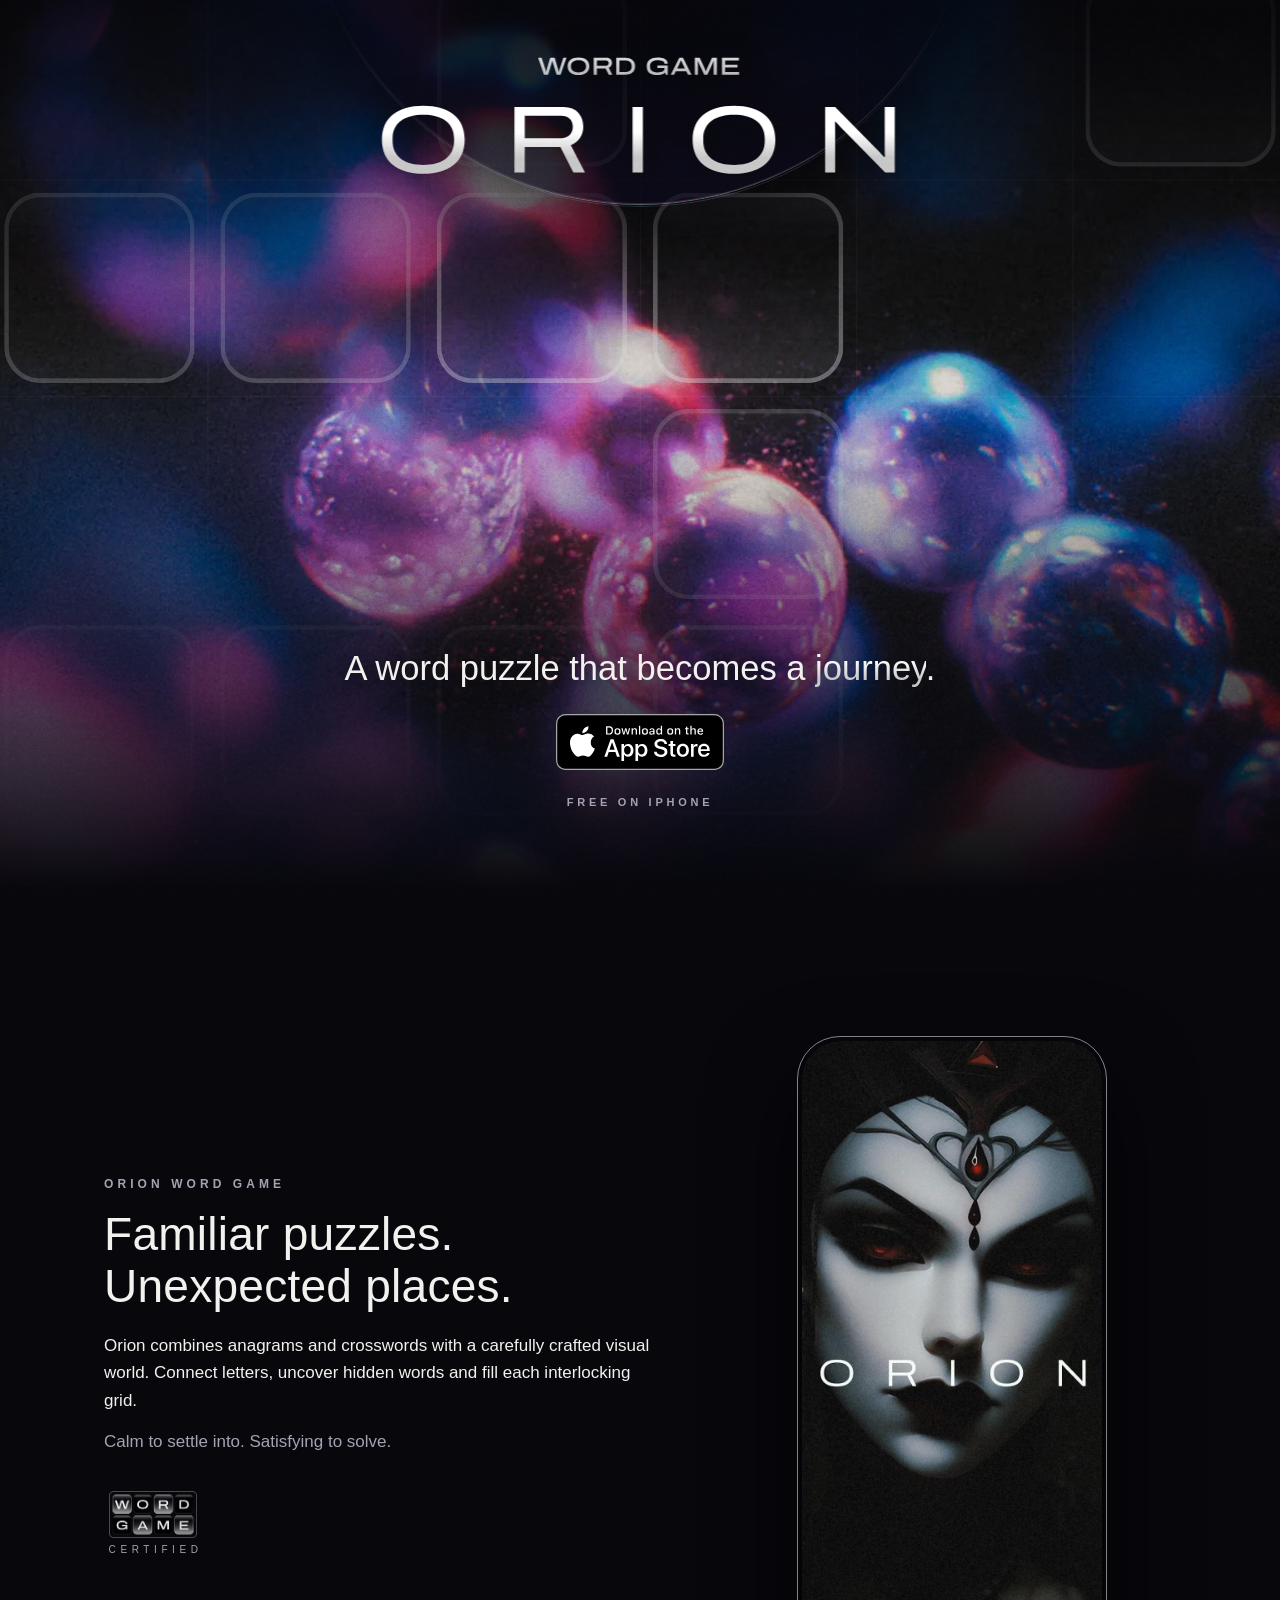
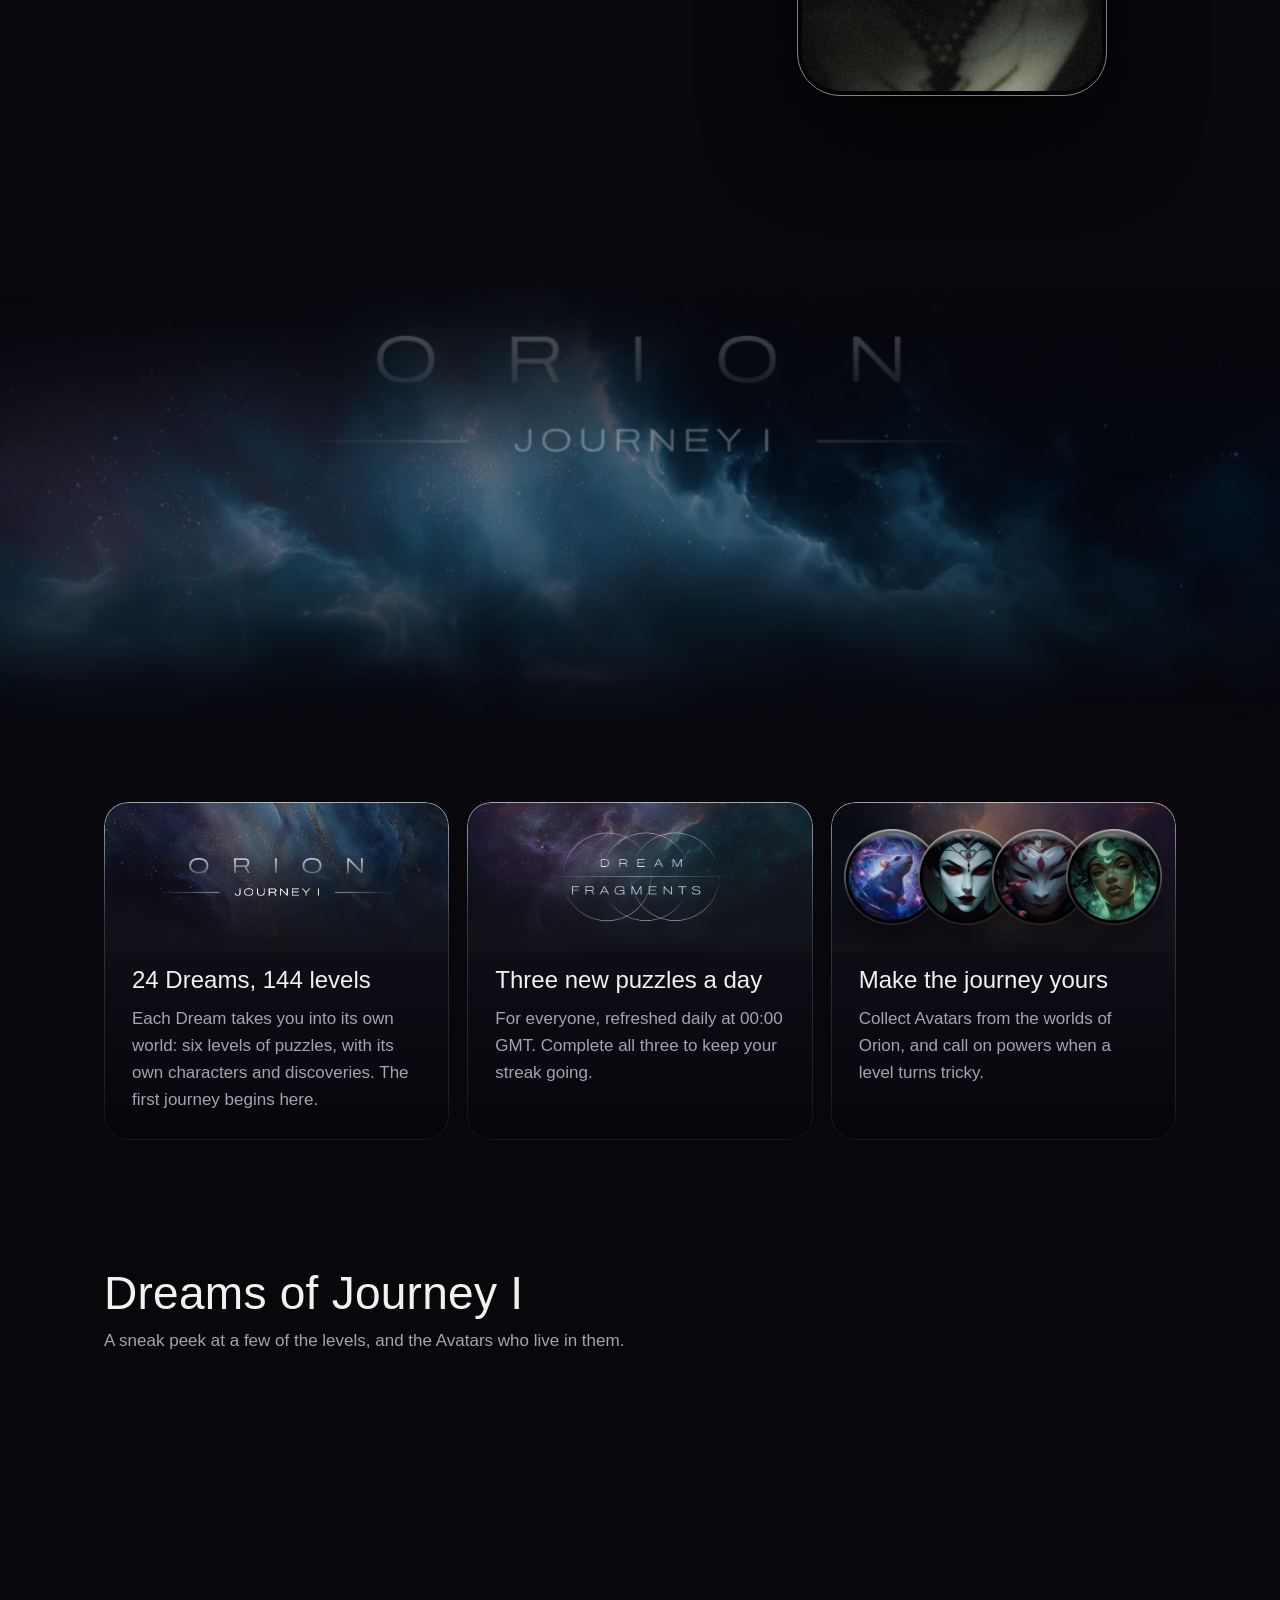
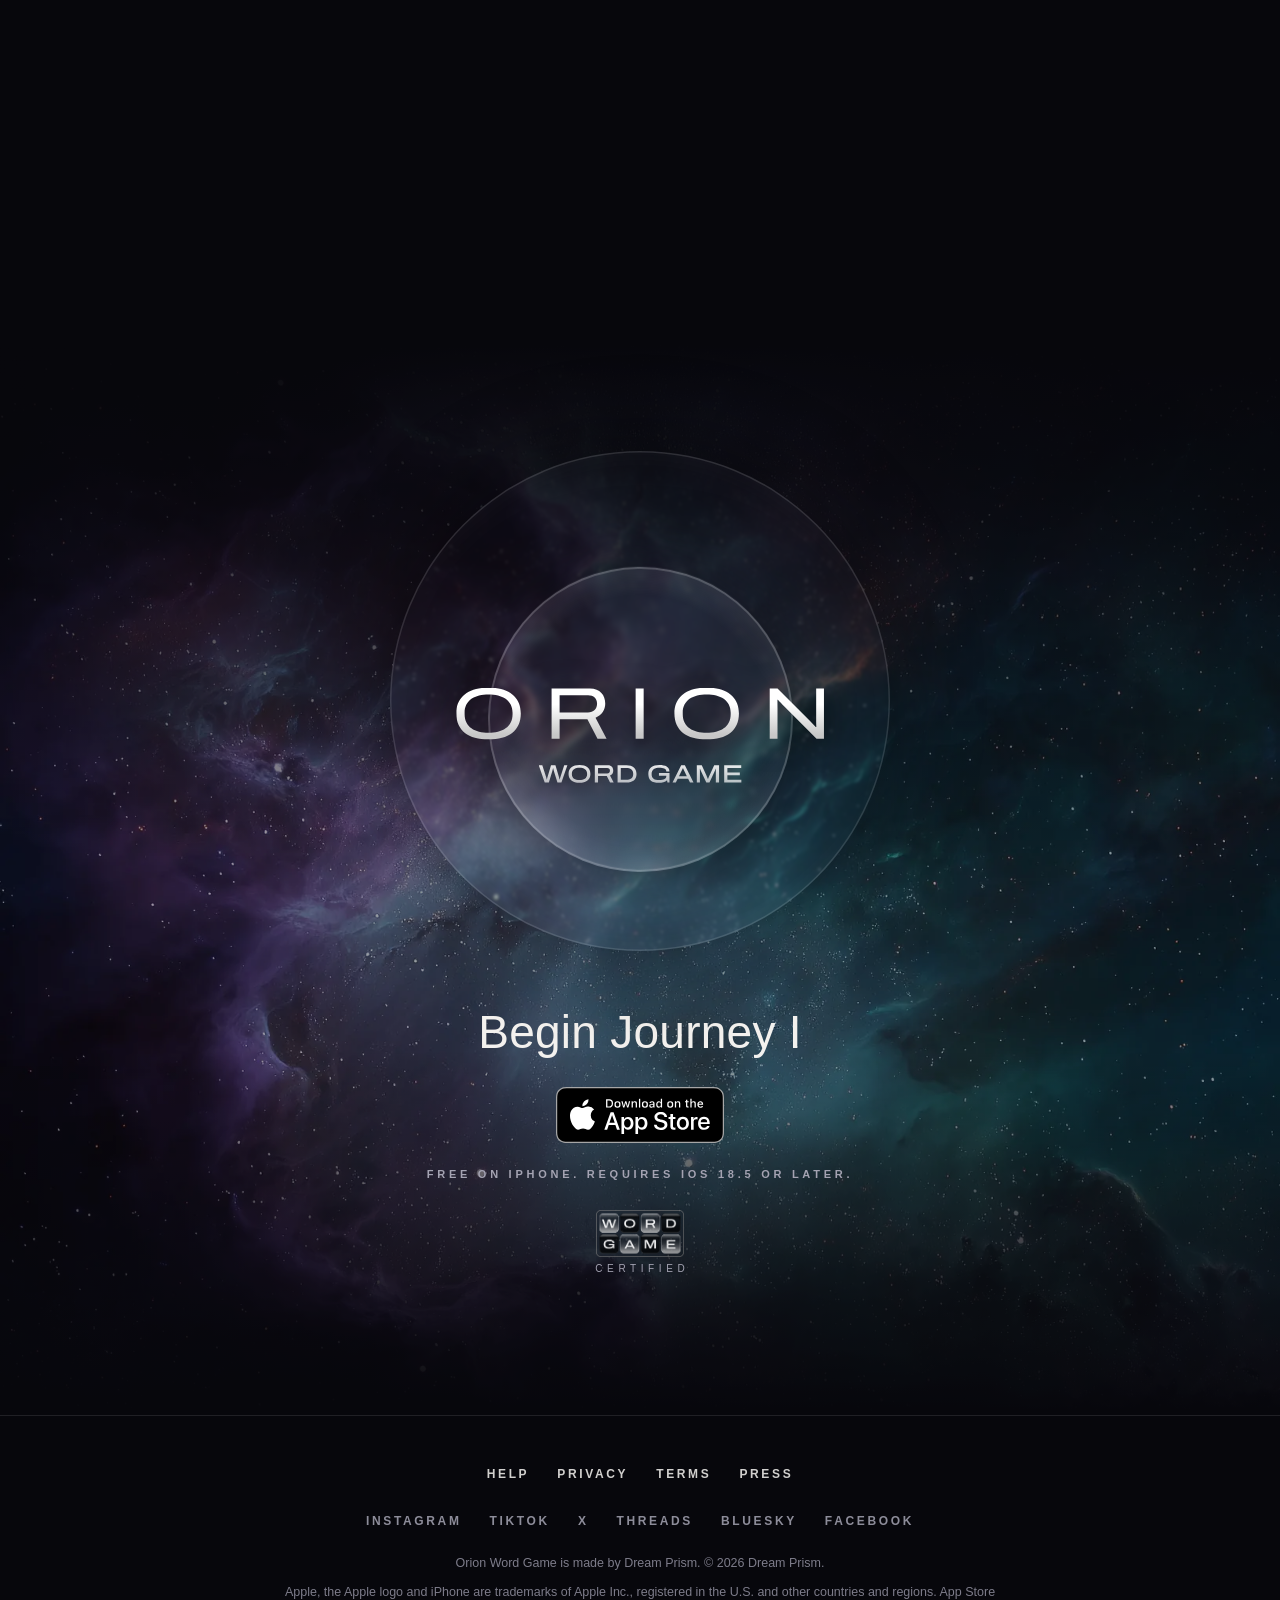
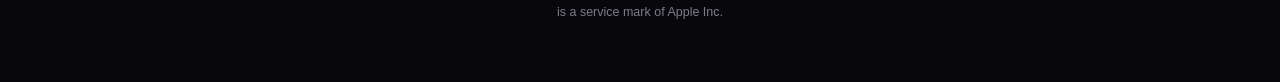
<file: index.html>
<!doctype html>
<html lang="en">
<head>
<meta charset="utf-8">
<meta name="viewport" content="width=device-width, initial-scale=1, viewport-fit=cover">
<title>Orion Word Game: a calm word puzzle for iPhone</title>
<meta name="description" content="Connect letters, uncover hidden words and travel through 24 Dreams. Three new Fragments every day. A calm word puzzle, free on iPhone.">
<link rel="canonical" href="https://www.orionwordgame.com/">
<meta name="theme-color" content="#07070c">

<!-- Safari's own install banner, with the campaign token so installs from the site are counted -->
<meta name="apple-itunes-app" content="app-id=6807606521, affiliate-data=pt=121878938&amp;ct=smartbanner">
<!-- The current site also loads its own banner script. Keep this line if you still use it:
<script src="/smart-banner.js" defer></script> -->

<meta property="og:type" content="website">
<meta property="og:site_name" content="Orion Word Game">
<meta property="og:title" content="Orion Word Game">
<meta property="og:description" content="A word puzzle that becomes a journey. 24 Dreams to explore, three new Fragments every day. Free on iPhone.">
<meta property="og:url" content="https://www.orionwordgame.com/">
<meta property="og:image" content="https://www.orionwordgame.com/assets/share-1200x630.jpg">
<meta property="og:image:width" content="1200">
<meta property="og:image:height" content="630">
<meta name="twitter:card" content="summary_large_image">
<meta name="twitter:site" content="@orionwordgame">

<link rel="icon" type="image/png" sizes="48x48" href="assets/favicon-48.png">
<link rel="icon" type="image/png" sizes="512x512" href="assets/icon-512.png">
<link rel="apple-touch-icon" href="assets/apple-touch-icon.png">

<link rel="preload" as="image" href="assets/keyart-1600.webp" imagesrcset="assets/keyart-960.webp 960w, assets/keyart-1600.webp 1600w, assets/keyart-2560.webp 2560w" imagesizes="108vw" fetchpriority="high">
<link rel="preload" as="image" href="assets/grid.svg" media="(min-width: 721px)">
<link rel="preload" as="image" href="assets/grid-tall.svg" media="(max-width: 720px)">
<link rel="stylesheet" href="css/home.css">

<script type="application/ld+json">
{"@context":"https://schema.org","@type":"MobileApplication","name":"Orion: A Word Puzzle Game","alternateName":"Orion Word Game","operatingSystem":"iOS 18.5 or later","applicationCategory":"GameApplication","offers":{"@type":"Offer","price":"0","priceCurrency":"USD"},"publisher":{"@type":"Organization","name":"Dream Prism","url":"https://www.dreamprism.games/"},"url":"https://www.orionwordgame.com/","installUrl":"https://apps.apple.com/app/apple-store/id6807606521?pt=121878938&ct=website-home&mt=8"}
</script>
</head>
<body>

<!-- ============================ HERO: key art + glass lens + lockup ============================ -->
<header class="hero" id="top" data-rotate="keyart,space-blue,space-gold,space-purple,space-blue-gold,space-dawn" data-rotate-every="12">

  <!-- layer 1: the key art. Two slots, so the background can cross-fade to the space backgrounds on a timer (home.js) -->
  <div class="plate hero__bg">
    <img class="slide slide--a on" src="assets/keyart-1920.jpg" srcset="assets/keyart-960.webp 960w, assets/keyart-1600.webp 1600w, assets/keyart-2560.webp 2560w" sizes="108vw" alt="" width="2560" height="1440" fetchpriority="high" decoding="async">
    <img class="slide slide--b" src="[data-uri]" alt="" decoding="async">
  </div>
  <!-- layer 2: a soft copy that fades in while you scroll (the blur effect, without the cost of a live blur) -->
  <div class="plate hero__blur" aria-hidden="true"><img src="assets/keyart-blur.webp" alt="" width="640" height="360" decoding="async"></div>
  <!-- layer 3: the organic grid of game blocks. One SVG; its blocks fade in and out on their own. -->
  <div class="plate hero__grid" aria-hidden="true"><picture><source media="(max-width: 720px)" srcset="assets/grid-tall.svg"><img src="assets/grid.svg" alt="" decoding="async"></picture></div>

  <!-- layer 4: the glass. Decorative, so hidden from screen readers. -->
  <div class="lens" aria-hidden="true">
    <div class="lens__glass">
      <div class="lens__frost">
        <!-- the art again, one layer per colour, each magnified a little differently: that is the dispersion. Two sets, for the cross-fade. -->
        <div class="lens__set lens__set--a on">
          <div class="lens__plate lens__plate--r"><img src="assets/keyart-r.webp" alt="" decoding="async"></div>
          <div class="lens__plate lens__plate--g"><img src="assets/keyart-g.webp" alt="" decoding="async"></div>
          <div class="lens__plate lens__plate--b"><img src="assets/keyart-b.webp" alt="" decoding="async"></div>
        </div>
        <!-- set b starts as an empty 1-pixel picture; home.js fills it before each cross-fade -->
        <div class="lens__set lens__set--b">
          <div class="lens__plate lens__plate--r"><img src="[data-uri]" alt="" decoding="async"></div>
          <div class="lens__plate lens__plate--g"><img src="[data-uri]" alt="" decoding="async"></div>
          <div class="lens__plate lens__plate--b"><img src="[data-uri]" alt="" decoding="async"></div>
        </div>
        <!-- the grid as seen through the glass -->
        <div class="lens__plate lens__plate--grid"><picture><source media="(max-width: 720px)" srcset="assets/grid-tall.svg"><img src="assets/grid.svg" alt="" decoding="async"></picture></div>
        <!-- the logo as seen under the glass: dropped, softened, colours split (off by default; the tuner can bring it back) -->
        <div class="lens__ghost lens__ghost--r"></div>
        <div class="lens__ghost lens__ghost--g"></div>
        <div class="lens__ghost lens__ghost--b"></div>
      </div>
      <div class="lens__tint"></div>
      <div class="lens__glow"></div>
    </div>
    <div class="lens__rim lens__rim--c"></div>
    <div class="lens__rim lens__rim--m"></div>
    <div class="lens__rim"></div>
  </div>

  <!-- layer 5: the lockup, crisp, over the glass -->
  <h1 class="lockup"><img src="assets/orion-lockup-hero.svg" alt="Orion Word Game" width="1383" height="262"></h1>

  <div class="hero__top" aria-hidden="true"></div>
  <div class="hero__shade" aria-hidden="true"></div>
  <div class="hero__grain" aria-hidden="true"></div>

  <div class="hero__cta">
    <p class="tagline">A word puzzle that becomes a <em class="tagline__journey">journey</em>.</p>
    <a class="store" href="https://apps.apple.com/app/apple-store/id6807606521?pt=121878938&amp;ct=website-home&amp;mt=8">
      <img src="assets/app-store-badge.svg" alt="Download on the App Store" height="56" onerror="this.remove()">
      <span class="store__text">Download on the App Store</span>
    </a>
    <p class="hero__note">Free on iPhone</p>
  </div>
</header>

<main>

  <!-- ============================ TRAILER ============================ -->
  <section class="band" id="trailer">
    <div class="wrap split">
      <div class="split__text" data-reveal>
        <p class="eyebrow">Orion Word Game</p>
        <h2>Familiar puzzles. Unexpected places.</h2>
        <p>Orion combines anagrams and crosswords with a carefully crafted visual world. Connect letters, uncover hidden words and fill each interlocking grid.</p>
        <p class="dim">Calm to settle into. Satisfying to solve.</p>
        <div class="certified">
          <img src="assets/word-game-badge.webp" alt="Word game" width="400" height="214" loading="lazy">
          <span>Certified</span>
        </div>
      </div>
      <div class="split__media" data-reveal>
        <div class="phone-stage" id="trailer-phone">
          <!-- a tiny live copy of the trailer, blurred large behind the phone: the glow that spills onto the text -->
          <canvas class="phone__glow" width="72" height="156" aria-hidden="true"></canvas>
          <button class="phone" type="button" aria-label="Watch the trailer full screen, with sound">
            <video muted loop playsinline preload="none" poster="assets/trailer-poster.jpg" width="720" height="1560" aria-hidden="true" tabindex="-1">
              <source src="assets/trailer-30s.mp4" type="video/mp4">
            </video>
          </button>
        </div>
      </div>
    </div>
  </section>

  <!-- ============================ JOURNEY I HEADER ============================ -->
  <section class="journey" id="journey" data-parallax aria-label="Orion, Journey I">
    <div class="journey__bg" aria-hidden="true"><img src="assets/band-blue-2560.webp" srcset="assets/band-blue-1600.webp 1600w, assets/band-blue-2560.webp 2560w" sizes="100vw" alt="" loading="lazy" decoding="async"></div>
    <img class="journey__logo" src="assets/journey-1.webp" alt="Orion, Journey I" width="711" height="116" loading="lazy">
  </section>

  <!-- ============================ THREE THINGS ============================ -->
  <section class="band band--tight" id="game">
    <div class="wrap">
      <div class="cards">
        <article class="card" data-reveal>
          <div class="card__art"><img class="card__sky" src="assets/space-blue-gold-1080.webp" alt="" loading="lazy" aria-hidden="true"><img class="card__logo card__logo--journey" src="assets/journey-1.webp" alt="Orion, Journey I" width="711" height="116" loading="lazy"></div>
          <h3>24 Dreams, 144 levels</h3>
          <p>Each Dream takes you into its own world: six levels of puzzles, with its own characters and discoveries. The first journey begins here.</p>
        </article>
        <article class="card" data-reveal>
          <div class="card__art"><img class="card__sky" src="assets/space-purple-1080.webp" alt="" loading="lazy" aria-hidden="true"><img class="card__logo card__logo--fragments" src="assets/fragments.webp" alt="Dream Fragments" width="480" height="275" loading="lazy"></div>
          <h3>Three new puzzles a day</h3>
          <p>For everyone, refreshed daily at 00:00 GMT. Complete all three to keep your streak going.</p>
        </article>
        <article class="card" data-reveal>
          <div class="card__art card__art--avatars" aria-hidden="true">
            <img class="card__sky" src="assets/space-dawn-1080.webp" alt="" loading="lazy">
            <div class="avatars">
              <img src="assets/avatar-cosmic-mouse.webp" alt="" width="220" height="220" loading="lazy">
              <img src="assets/avatar-morgana.webp" alt="" width="220" height="220" loading="lazy">
              <img src="assets/avatar-sukoi.webp" alt="" width="220" height="220" loading="lazy">
              <img src="assets/avatar-terra.webp" alt="" width="220" height="220" loading="lazy">
            </div>
          </div>
          <h3>Make the journey yours</h3>
          <p>Collect Avatars from the worlds of Orion, and call on powers when a level turns tricky.</p>
        </article>
      </div>
    </div>
  </section>

  <!-- ============================ DREAMS STRIP ============================ -->
  <section class="band band--tight" id="dreams" aria-label="Dreams of Journey I">
    <div class="wrap strip__head" data-reveal><h2 class="strip__title">Dreams of Journey I</h2><p class="strip__sub dim">A sneak peek at a few of the levels, and the Avatars who live in them.</p></div>
    <!-- drag with the mouse, swipe, or focus it and use the arrow keys; home.js makes it loop without end -->
    <div class="strip" data-reveal tabindex="0" role="region" aria-label="Dream pictures">
      <img src="assets/dream-29.webp" alt="A Dream from Orion: Journey I" width="720" height="960" loading="lazy" decoding="async">
      <img src="assets/dream-30.webp" alt="A Dream from Orion: Journey I" width="720" height="960" loading="lazy" decoding="async">
      <img src="assets/dream-31.webp" alt="A Dream from Orion: Journey I" width="720" height="960" loading="lazy" decoding="async">
      <img src="assets/dream-32.webp" alt="A Dream from Orion: Journey I" width="720" height="960" loading="lazy" decoding="async">
      <img src="assets/dream-33.webp" alt="A Dream from Orion: Journey I" width="720" height="960" loading="lazy" decoding="async">
      <img src="assets/dream-34.webp" alt="A Dream from Orion: Journey I" width="720" height="960" loading="lazy" decoding="async">
      <img src="assets/dream-35.webp" alt="A Dream from Orion: Journey I" width="720" height="960" loading="lazy" decoding="async">
      <img src="assets/dream-36.webp" alt="A Dream from Orion: Journey I" width="720" height="960" loading="lazy" decoding="async">
      <img src="assets/dream-37.webp" alt="A Dream from Orion: Journey I" width="720" height="960" loading="lazy" decoding="async">
      <img src="assets/dream-38.webp" alt="A Dream from Orion: Journey I" width="720" height="960" loading="lazy" decoding="async">
      <img src="assets/dream-39.webp" alt="A Dream from Orion: Journey I" width="720" height="960" loading="lazy" decoding="async">
      <img src="assets/dream-40.webp" alt="A Dream from Orion: Journey I" width="720" height="960" loading="lazy" decoding="async">
      <img src="assets/dream-41.webp" alt="A Dream from Orion: Journey I" width="720" height="960" loading="lazy" decoding="async">
      <img src="assets/dream-42.webp" alt="A Dream from Orion: Journey I" width="720" height="960" loading="lazy" decoding="async">
      <img src="assets/dream-43.webp" alt="A Dream from Orion: Journey I" width="720" height="960" loading="lazy" decoding="async">
      <img src="assets/dream-44.webp" alt="A Dream from Orion: Journey I" width="720" height="960" loading="lazy" decoding="async">
      <img src="assets/dream-45.webp" alt="A Dream from Orion: Journey I" width="720" height="960" loading="lazy" decoding="async">
      <img src="assets/dream-46.webp" alt="A Dream from Orion: Journey I" width="720" height="960" loading="lazy" decoding="async">
    </div>
  </section>

  <!-- ============================ CLOSING CALL ============================ -->
  <section class="band closing" id="begin">
    <div class="closing__bg" aria-hidden="true" data-rotate="space-purple,space-blue,space-gold,space-dawn" data-rotate-every="20">
      <img class="slide slide--a on" src="assets/space-purple-1080.webp" srcset="assets/space-purple-1080.webp 1080w, assets/space-purple-1632.webp 1632w" sizes="100vw" alt="" loading="lazy" decoding="async">
      <img class="slide slide--b" src="[data-uri]" alt="" decoding="async">
    </div>
    <div class="wrap">
      <!-- the glass badge: two discs built live, so the space art shows through them; the discs drift a little on scroll (data-parallax) -->
      <div class="gbadge" data-parallax role="img" aria-label="Orion Word Game">
        <div class="gbadge__outer"></div>
        <div class="gbadge__inner"></div>
        <img class="gbadge__orion" src="assets/orion-wordmark.svg" alt="" width="891" height="128" loading="lazy">
        <img class="gbadge__wg" src="assets/word-game.svg" alt="" width="520" height="46" loading="lazy">
      </div>
      <h2 data-reveal>Begin Journey I</h2>
      <a class="store" data-reveal href="https://apps.apple.com/app/apple-store/id6807606521?pt=121878938&amp;ct=website-home&amp;mt=8">
        <img src="assets/app-store-badge.svg" alt="Download on the App Store" height="56" onerror="this.remove()">
        <span class="store__text">Download on the App Store</span>
      </a>
      <p class="hero__note" data-reveal>Free on iPhone. Requires iOS 18.5 or later.</p>
      <div class="certified certified--center" data-reveal>
        <img src="assets/word-game-badge.webp" alt="Word game" width="400" height="214" loading="lazy">
        <span>Certified</span>
      </div>
    </div>
  </section>

</main>

<footer class="foot">
  <div class="wrap">
    <nav class="foot__links" aria-label="Site">
      <a href="/help">Help</a>
      <a href="/privacy">Privacy</a>
      <a href="/tos">Terms</a>
      <a href="mailto:press@dreamprism.games">Press</a>
    </nav>
    <nav class="foot__links foot__links--social" aria-label="Social">
      <a href="https://www.instagram.com/orionwordgame/" rel="noopener">Instagram</a>
      <a href="https://www.tiktok.com/@orionwordgame" rel="noopener">TikTok</a>
      <a href="https://x.com/orionwordgame" rel="noopener">X</a>
      <a href="https://www.threads.net/@orionwordgame" rel="noopener">Threads</a>
      <a href="https://bsky.app/profile/orionwordgame.bsky.social" rel="noopener">Bluesky</a>
      <a href="https://www.facebook.com/orionwordgame" rel="noopener">Facebook</a>
      <!-- add when the channel is live: <a href="https://www.youtube.com/@orionwordgame" rel="noopener">YouTube</a> -->
    </nav>
    <p class="foot__small">Orion Word Game is made by Dream Prism. &copy; 2026 Dream Prism.</p>
    <p class="foot__small">Apple, the Apple logo and iPhone are trademarks of Apple Inc., registered in the U.S. and other countries and regions. App Store is a service mark of Apple Inc.</p>
  </div>
</footer>

<!-- the full-screen trailer, with sound; opened by tapping the phone -->
<div class="cinema" role="dialog" aria-modal="true" aria-label="Trailer" hidden>
  <button class="cinema__close" type="button" aria-label="Close the trailer">&times;</button>
  <video class="cinema__video" controls playsinline preload="none" poster="assets/trailer-poster.jpg" width="886" height="1920">
    <source src="assets/trailer-30s-sound.mp4" type="video/mp4">
  </video>
</div>

<script src="js/home.js" defer></script>
</body>
</html>
</file>
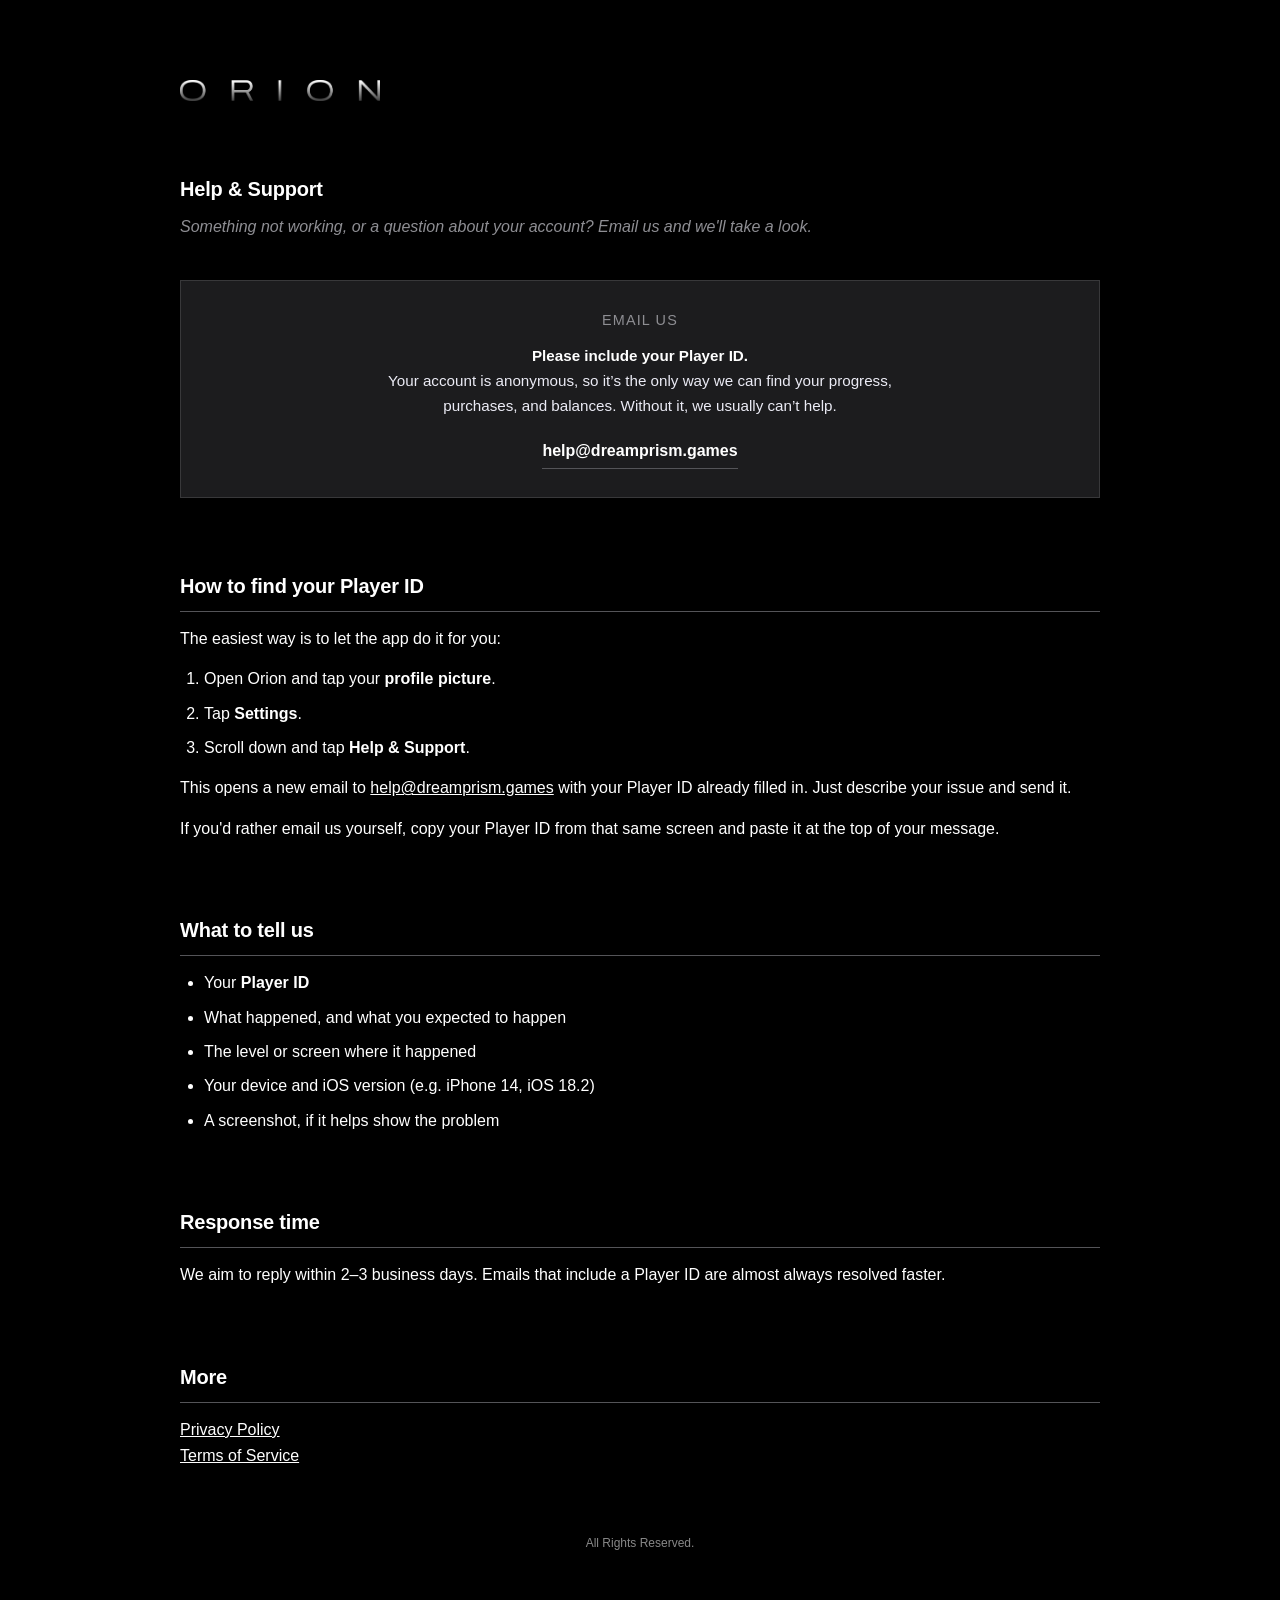
<file: help/index.html>
<!DOCTYPE html>
<html lang="en">
<head>
<meta charset="UTF-8">
<meta name="viewport" content="width=device-width, initial-scale=1.0">
<meta name="apple-itunes-app" content="app-id=6807606521, affiliate-data=pt=121878938&amp;ct=support-pages">
<script src="/smart-banner.js" data-ct="support-pages" defer></script>
<title>Help &amp; Support | Orion: A Word Puzzle Game</title>
<style>
  :root {
    --bg: #000000;
    --panel: #1c1c1e;
    --line: #38383a;
    --line-strong: #545458;
    --text: #ffffff;
    --muted: #ebebf5;
    --dim: #8e8e93;
  }
  * { box-sizing: border-box; }
  body {
    margin: 0;
    padding: 80px 40px 140px;
    background: var(--bg);
    color: var(--text);
    font-family: -apple-system, BlinkMacSystemFont, 'Segoe UI', 'Helvetica Neue', Helvetica, Arial, 'Noto Sans', sans-serif;
    font-size: 16px;
    line-height: 1.65;
    -webkit-font-smoothing: antialiased;
    -moz-osx-font-smoothing: grayscale;
  }
  .wrap { max-width: 920px; margin: 0 auto; }
  h2 {
    font-weight: 600;
    font-size: 1.25em;
    margin: 72px 0 14px;
    padding-bottom: 8px;
    border-bottom: 1px solid var(--line-strong);
    letter-spacing: -0.2px;
  }
  h2:first-of-type {
    border-bottom: none;
    padding-bottom: 0;
    margin-bottom: 8px;
  }
  h3 {
    font-weight: 600;
    font-size: 1.08em;
    margin: 28px 0 10px;
    color: var(--text);
  }
  .subtitle {
    color: var(--dim);
    font-style: italic;
    font-size: 1em;
    margin-bottom: 40px;
  }
  p { margin: 0 0 14px; }
  strong { font-weight: 600; }
  a { color: var(--text); text-decoration: underline; }
  .brand {
    width: 200px;
    margin-bottom: 40px;
    display: block;
  }
  .brand img { width: 100%; display: block; }
  ul, ol { margin: 0 0 14px; padding-left: 24px; }
  li { margin-bottom: 8px; }
  .note {
    background: var(--panel);
    border-left: 3px solid var(--line-strong);
    padding: 14px 18px;
    margin: 18px 0;
    color: var(--muted);
    font-size: 0.98em;
  }
  .note strong { color: var(--text); }
  .mail-card {
    background: var(--panel);
    border: 1px solid var(--line);
    padding: 28px 26px;
    margin: 8px 0 24px;
    text-align: center;
  }
  .mail-card .label {
    color: var(--dim);
    font-size: 0.9em;
    text-transform: uppercase;
    letter-spacing: 0.08em;
    margin-bottom: 10px;
  }
  .card-note {
    color: var(--muted);
    font-size: 0.95em;
    text-align: center;
    max-width: 560px;
    margin: 0 auto 20px;
  }
  .card-note strong { color: var(--text); }
  .mail-link {
    display: inline-block;
    font-size: 1em;
    font-weight: 600;
    color: var(--text);
    text-decoration: none;
    border-bottom: 1px solid var(--line-strong);
    padding-bottom: 3px;
    word-break: break-word;
  }
  .mail-link:hover { border-bottom-color: var(--text); }
  .site-footer {
    text-decoration: none;
    margin-top: 60px;
    text-align: center;
    display: block;
  }
  .site-footer span {
    color: #888;
    font-family: Arial, Helvetica, sans-serif;
    font-size: 12px;
  }
  @media (max-width: 768px) {
    body { padding: 80px 24px 140px; }
    .brand { width: 160px; margin-bottom: 60px; }
  }
</style>
</head>
<body>
<div class="wrap">
  <a class="brand" href="/"><img src="../orioncomingsoon.png" alt="Orion"></a>

  <h2>Help &amp; Support</h2>
  <p class="subtitle">Something not working, or a question about your account? Email us and we'll take a look.</p>

  <div class="mail-card">
    <div class="label">Email us</div>
    <p class="card-note"><strong>Please include your Player ID.</strong><br>Your account is anonymous, so it’s the only way we can find your progress, purchases, and balances. Without it, we usually can’t help.</p>
    <a class="mail-link" href="mailto:help@dreamprism.games?subject=Orion%20Support%20Request&body=Player%20ID%3A%20%0A%0APlease%20describe%20your%20issue%20below%3A%0A">help@dreamprism.games</a>
  </div>

  <h2>How to find your Player ID</h2>
  <p>The easiest way is to let the app do it for you:</p>
  <ol>
    <li>Open Orion and tap your <strong>profile picture</strong>.</li>
    <li>Tap <strong>Settings</strong>.</li>
    <li>Scroll down and tap <strong>Help &amp; Support</strong>.</li>
  </ol>
  <p>This opens a new email to <a href="mailto:help@dreamprism.games">help@dreamprism.games</a> with your Player ID already filled in. Just describe your issue and send it.</p>
  <p>If you'd rather email us yourself, copy your Player ID from that same screen and paste it at the top of your message.</p>

  <h2>What to tell us</h2>
  <ul>
    <li>Your <strong>Player ID</strong></li>
    <li>What happened, and what you expected to happen</li>
    <li>The level or screen where it happened</li>
    <li>Your device and iOS version (e.g. iPhone 14, iOS 18.2)</li>
    <li>A screenshot, if it helps show the problem</li>
  </ul>

  <h2>Response time</h2>
  <p>We aim to reply within 2–3 business days. Emails that include a Player ID are almost always resolved faster.</p>

  <h2>More</h2>
  <p>
    <a href="/privacy/">Privacy Policy</a><br>
    <a href="/tos/">Terms of Service</a>
  </p>

  <a class="site-footer" href="https://www.dreamprism.games/" target="_blank" rel="noopener noreferrer"><span>All Rights Reserved.</span></a>
</div>
</body>
</html>
</file>
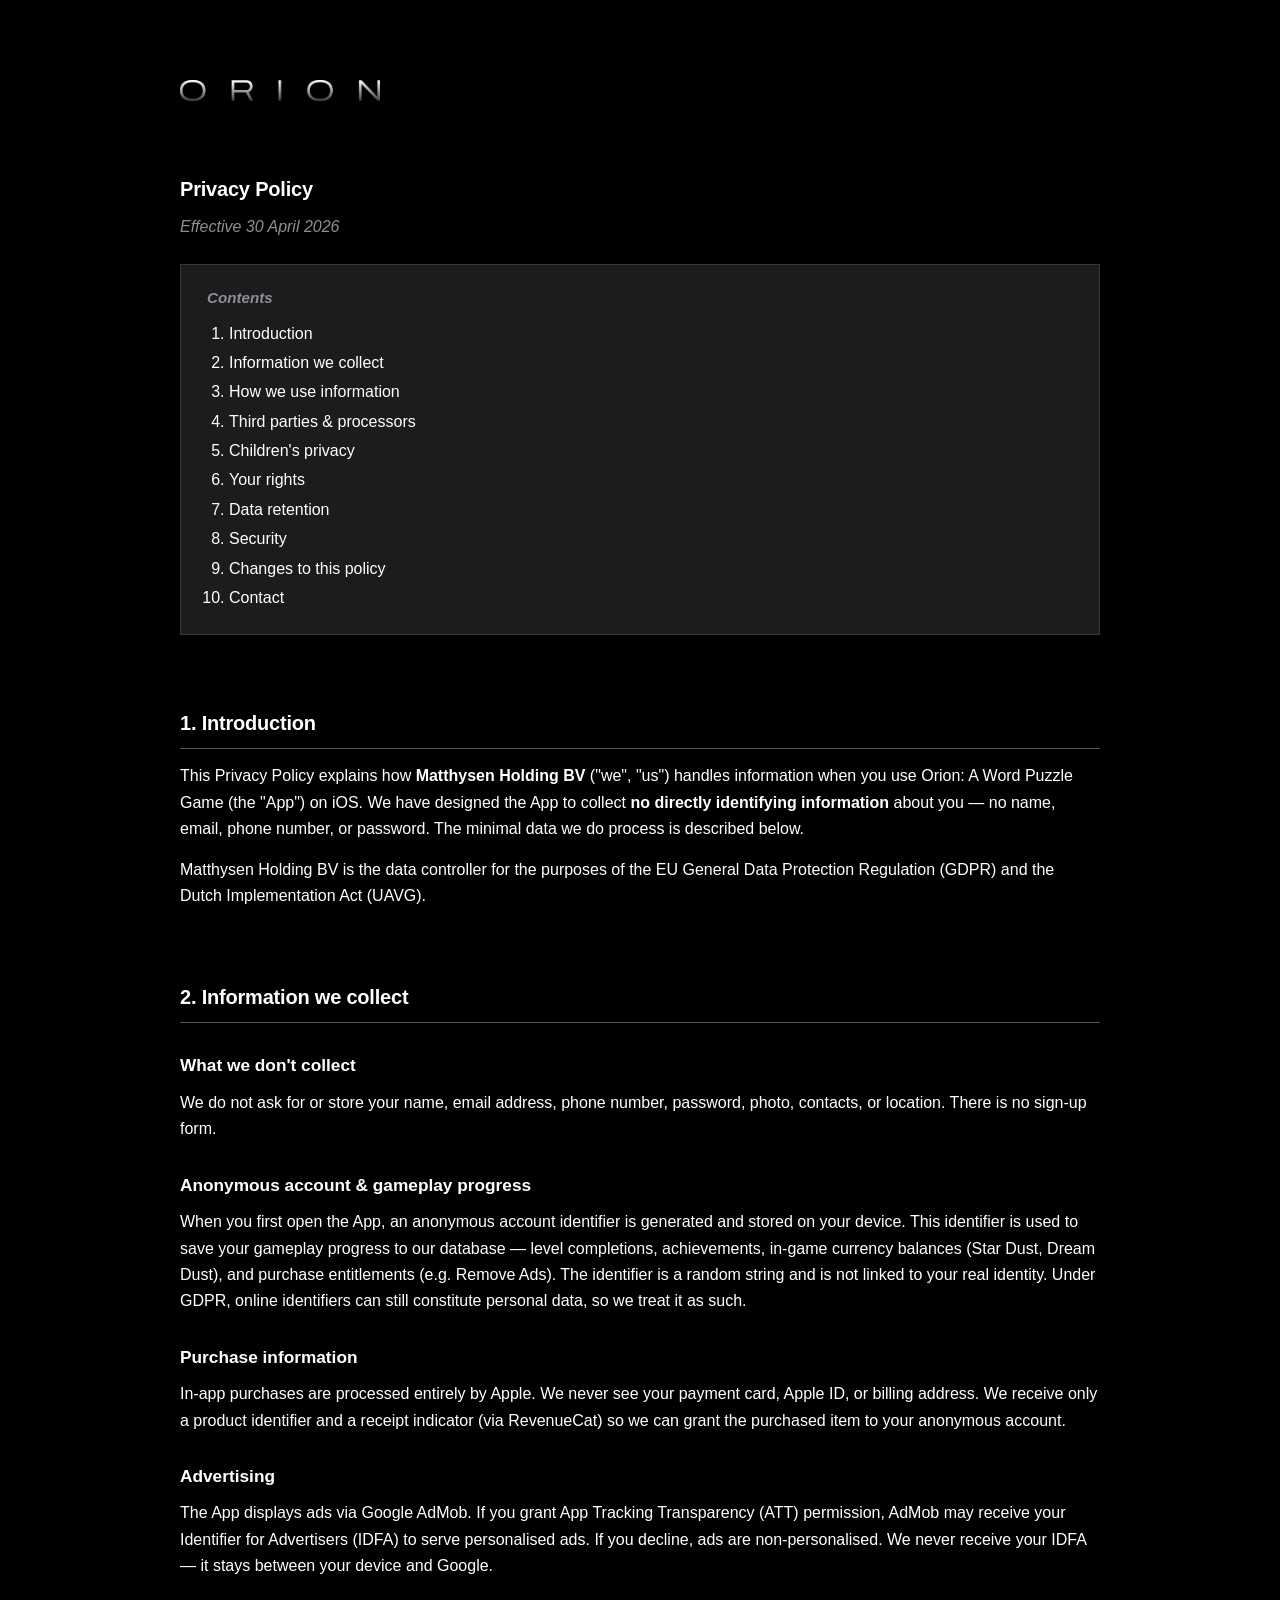
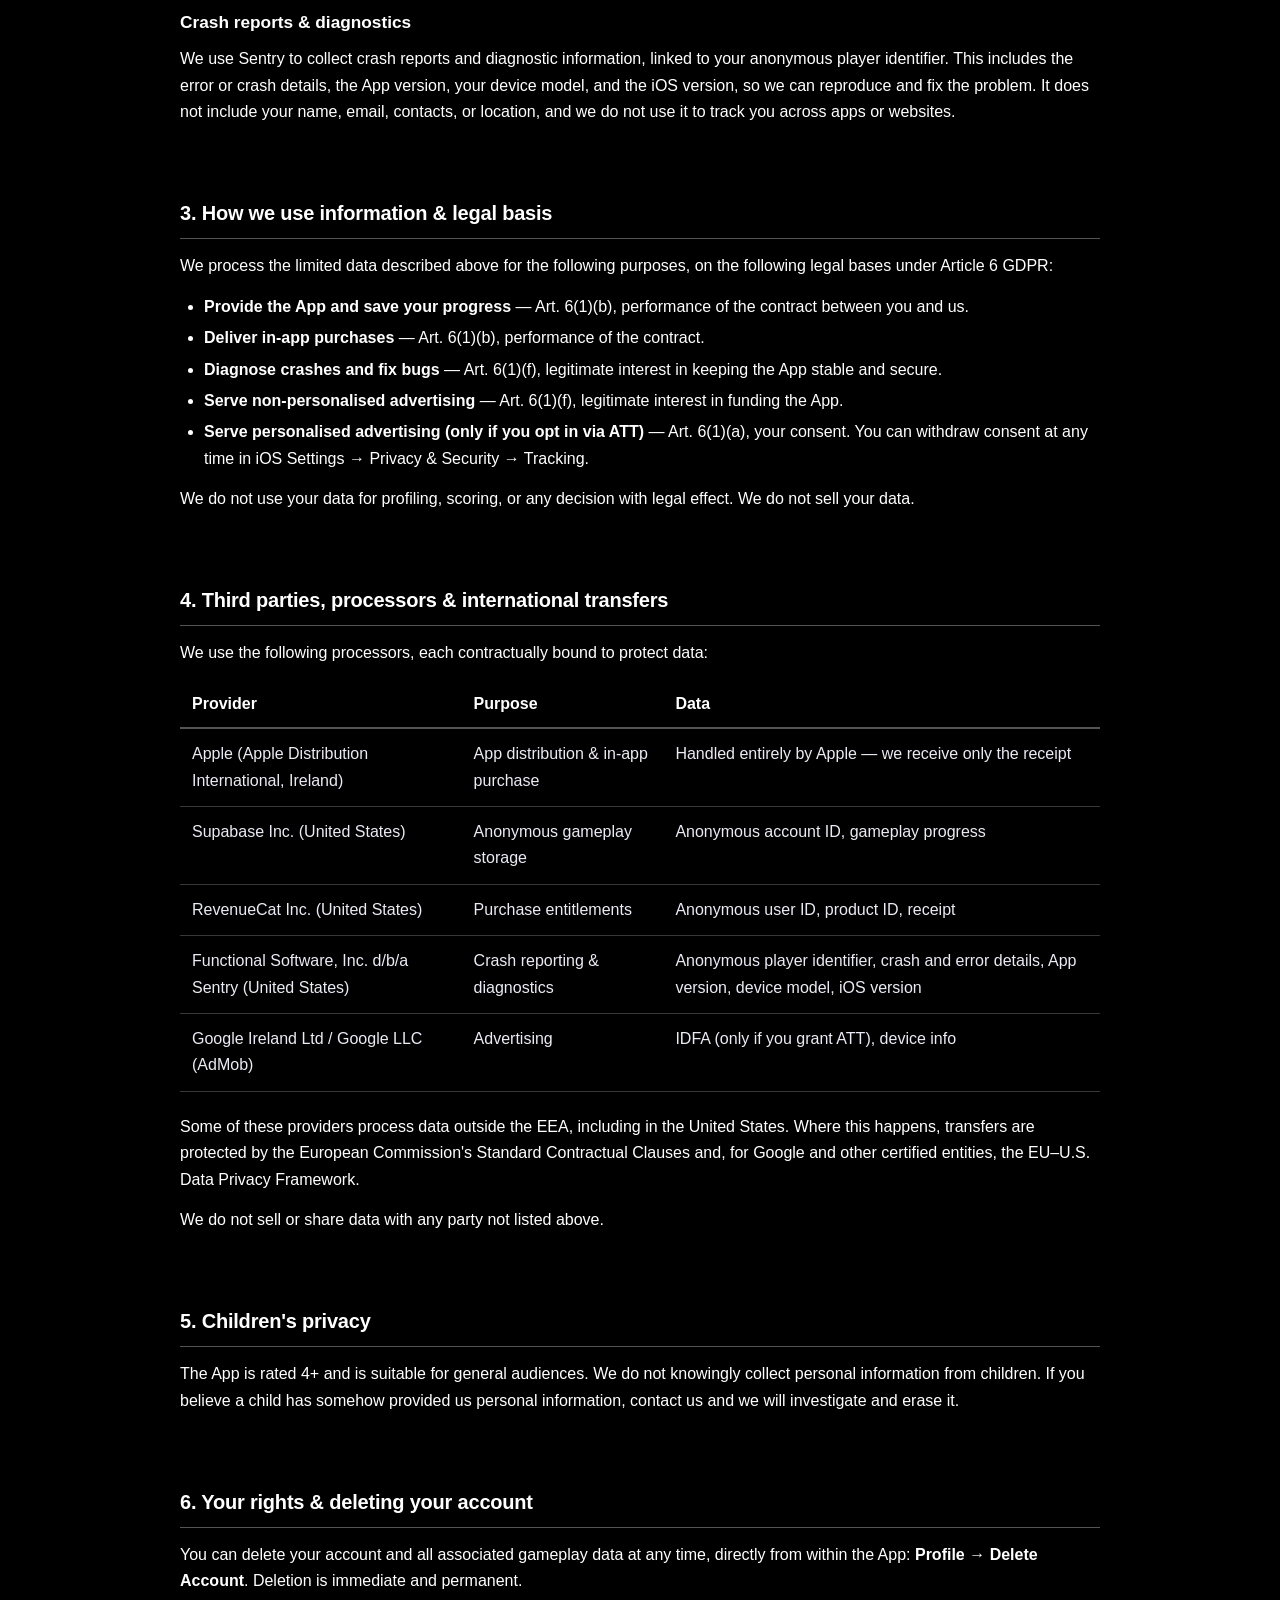
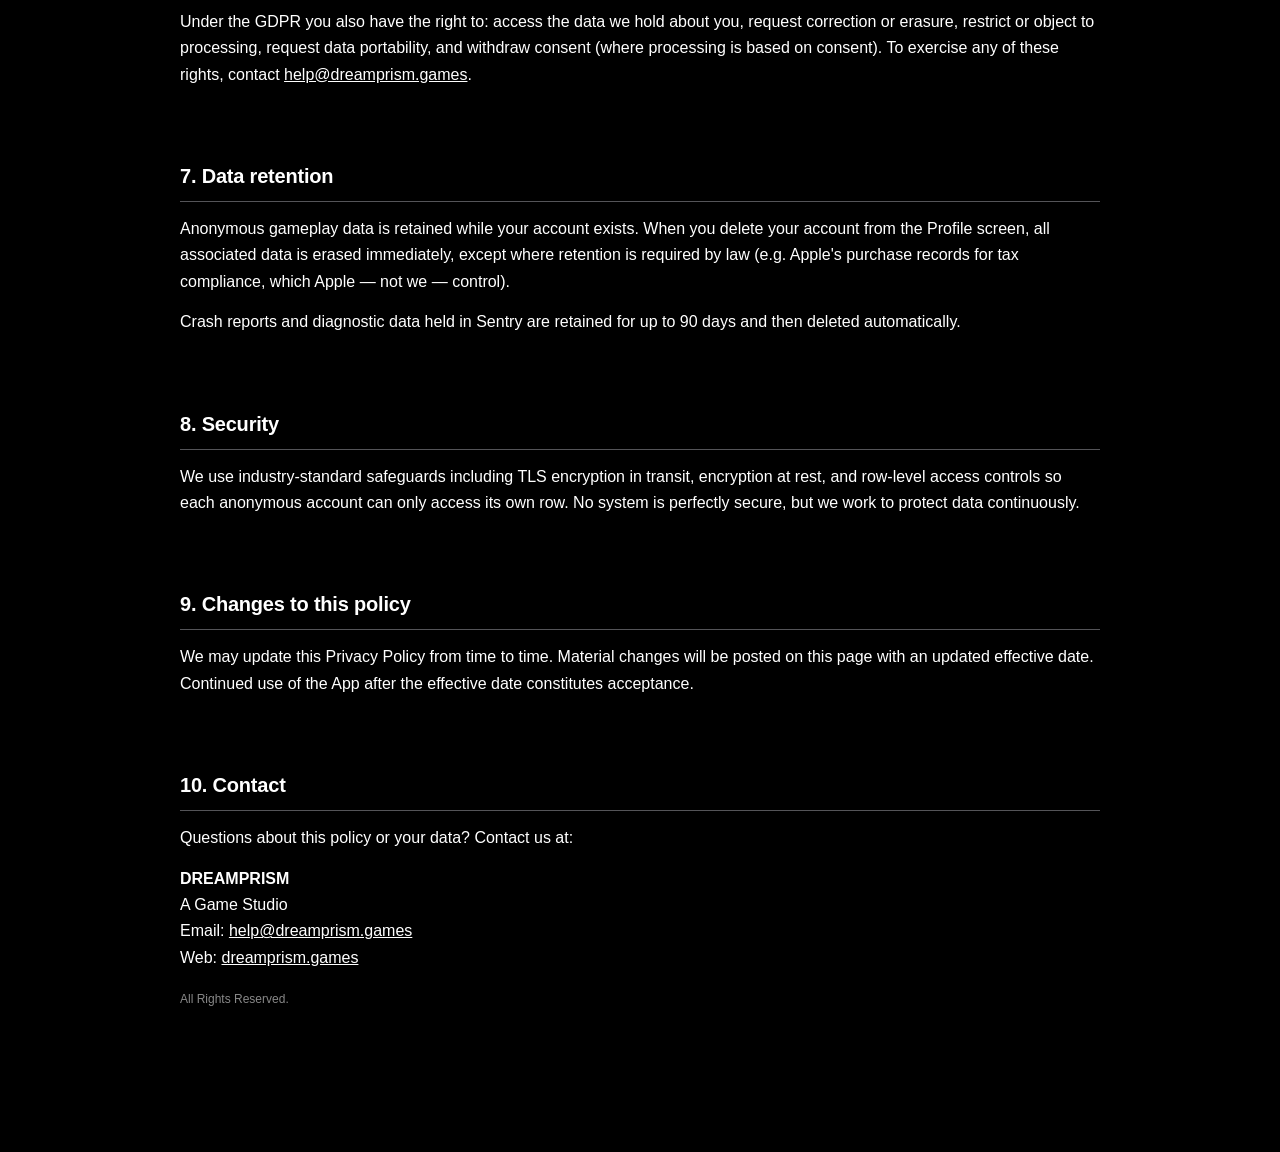
<file: privacy/index.html>
<!DOCTYPE html>
<html lang="en">
<head>
<meta charset="UTF-8">
<meta name="viewport" content="width=device-width, initial-scale=1.0">
<meta name="apple-itunes-app" content="app-id=6807606521, affiliate-data=pt=121878938&amp;ct=support-pages">
<script src="/smart-banner.js" data-ct="support-pages" defer></script>
<title>Privacy Policy — Orion: A Word Puzzle Game</title>
<style>
  :root {
    --bg: #000000;
    --panel: #1c1c1e;
    --line: #38383a;
    --line-strong: #545458;
    --text: #ffffff;
    --muted: #ebebf5;
    --dim: #8e8e93;
  }
  * { box-sizing: border-box; }
  body {
    margin: 0;
    padding: 80px 40px 140px;
    background: var(--bg);
    color: var(--text);
    font-family: -apple-system, BlinkMacSystemFont, 'Segoe UI', 'Helvetica Neue', Helvetica, Arial, 'Noto Sans', sans-serif;
    font-size: 16px;
    line-height: 1.65;
    -webkit-font-smoothing: antialiased;
    -moz-osx-font-smoothing: grayscale;
  }
  .wrap { max-width: 920px; margin: 0 auto; }
  h1 {
    font-weight: 600;
    font-size: 1.6em;
    margin: 0 0 6px;
    letter-spacing: -0.3px;
  }
  .subtitle {
    color: var(--dim);
    font-style: italic;
    font-size: 1em;
    margin-bottom: 56px;
  }
  h2 {
    font-weight: 600;
    font-size: 1.25em;
    margin: 72px 0 14px;
    padding-bottom: 8px;
    border-bottom: 1px solid var(--line-strong);
    letter-spacing: -0.2px;
  }
  h2:first-of-type {
    border-bottom: none;
    padding-bottom: 0;
    margin-bottom: 8px;
  }
  .subtitle {
    color: var(--dim);
    font-style: italic;
    font-size: 1em;
    margin-bottom: 24px;
  }
  h3 {
    font-weight: 600;
    font-size: 1.08em;
    margin: 28px 0 10px;
    color: var(--text);
  }
  p { margin: 0 0 14px; }
  strong { font-weight: 600; }
  a { color: var(--text); text-decoration: underline; }
  .brand {
    width: 200px;
    margin-bottom: 40px;
    display: block;
  }
  .brand img { width: 100%; display: block; }
  .site-footer {
    text-decoration: none;
    margin-top: 60px;
    text-align: center;
  }
  .site-footer span {
    color: #888;
    font-family: Arial, Helvetica, sans-serif;
    font-size: 12px;
  }
  ul, ol { margin: 0 0 14px; padding-left: 24px; }
  li { margin-bottom: 5px; }
  table {
    width: 100%;
    border-collapse: collapse;
    margin: 14px 0 22px;
    font-size: 1em;
  }
  th {
    text-align: left;
    padding: 10px 12px;
    font-weight: 600;
    border-bottom: 2px solid var(--line-strong);
  }
  td {
    padding: 12px;
    border-bottom: 1px solid var(--line);
    color: var(--muted);
    vertical-align: top;
  }
  .note {
    background: var(--panel);
    border-left: 3px solid var(--line-strong);
    padding: 14px 18px;
    margin: 18px 0;
    color: var(--muted);
    font-size: 0.98em;
  }
  .note strong { color: var(--text); }
  .toc {
    background: var(--panel);
    border: 1px solid var(--line);
    padding: 20px 26px;
    margin-bottom: 56px;
  }
  .toc h4 {
    margin: 0 0 10px;
    font-size: 0.95em;
    font-weight: 600;
    font-style: italic;
    color: var(--dim);
  }
  .toc ol { margin: 0; padding-left: 22px; }
  .toc li { margin-bottom: 3px; }
  .toc a { color: var(--text); text-decoration: none; }
  .toc a:hover { text-decoration: underline; }
  
  @media (max-width: 768px) {
    body {
      padding: 80px 24px 140px;
    }
    .brand {
      width: 160px;
      margin-bottom: 60px;
    }
  }
</style>
</head>
<body>
<div class="wrap">
  <a class="brand" href="/"><img src="../orioncomingsoon.png" alt="Orion"></a>

  <h2>Privacy Policy</h2>
  <p class="subtitle">Effective 30 April 2026</p>

  <div class="toc">
    <h4>Contents</h4>
    <ol>
      <li><a href="#intro">Introduction</a></li>
      <li><a href="#data">Information we collect</a></li>
      <li><a href="#use">How we use information</a></li>
      <li><a href="#sharing">Third parties &amp; processors</a></li>
      <li><a href="#children">Children's privacy</a></li>
      <li><a href="#rights">Your rights</a></li>
      <li><a href="#retention">Data retention</a></li>
      <li><a href="#security">Security</a></li>
      <li><a href="#changes">Changes to this policy</a></li>
      <li><a href="#contact">Contact</a></li>
    </ol>
  </div>

  <h2 id="intro">1. Introduction</h2>
  <p>This Privacy Policy explains how <strong>Matthysen Holding BV</strong> ("we", "us") handles information when you use Orion: A Word Puzzle Game (the "App") on iOS. We have designed the App to collect <strong>no directly identifying information</strong> about you — no name, email, phone number, or password. The minimal data we do process is described below.</p>
  <p>Matthysen Holding BV is the data controller for the purposes of the EU General Data Protection Regulation (GDPR) and the Dutch Implementation Act (UAVG).</p>

  <h2 id="data">2. Information we collect</h2>

  <h3>What we don't collect</h3>
  <p>We do not ask for or store your name, email address, phone number, password, photo, contacts, or location. There is no sign-up form.</p>

  <h3>Anonymous account &amp; gameplay progress</h3>
  <p>When you first open the App, an anonymous account identifier is generated and stored on your device. This identifier is used to save your gameplay progress to our database — level completions, achievements, in-game currency balances (Star Dust, Dream Dust), and purchase entitlements (e.g. Remove Ads). The identifier is a random string and is not linked to your real identity. Under GDPR, online identifiers can still constitute personal data, so we treat it as such.</p>

  <h3>Purchase information</h3>
  <p>In-app purchases are processed entirely by Apple. We never see your payment card, Apple ID, or billing address. We receive only a product identifier and a receipt indicator (via RevenueCat) so we can grant the purchased item to your anonymous account.</p>

  <h3>Advertising</h3>
  <p>The App displays ads via Google AdMob. If you grant App Tracking Transparency (ATT) permission, AdMob may receive your Identifier for Advertisers (IDFA) to serve personalised ads. If you decline, ads are non-personalised. We never receive your IDFA — it stays between your device and Google.</p>

  <h3>Crash reports &amp; diagnostics</h3>
  <p>We use Sentry to collect crash reports and diagnostic information, linked to your anonymous player identifier. This includes the error or crash details, the App version, your device model, and the iOS version, so we can reproduce and fix the problem. It does not include your name, email, contacts, or location, and we do not use it to track you across apps or websites.</p>

  <h2 id="use">3. How we use information &amp; legal basis</h2>
  <p>We process the limited data described above for the following purposes, on the following legal bases under Article 6 GDPR:</p>
  <ul>
    <li><strong>Provide the App and save your progress</strong> — Art. 6(1)(b), performance of the contract between you and us.</li>
    <li><strong>Deliver in-app purchases</strong> — Art. 6(1)(b), performance of the contract.</li>
    <li><strong>Diagnose crashes and fix bugs</strong> — Art. 6(1)(f), legitimate interest in keeping the App stable and secure.</li>
    <li><strong>Serve non-personalised advertising</strong> — Art. 6(1)(f), legitimate interest in funding the App.</li>
    <li><strong>Serve personalised advertising (only if you opt in via ATT)</strong> — Art. 6(1)(a), your consent. You can withdraw consent at any time in iOS Settings → Privacy &amp; Security → Tracking.</li>
  </ul>
  <p>We do not use your data for profiling, scoring, or any decision with legal effect. We do not sell your data.</p>

  <h2 id="sharing">4. Third parties, processors &amp; international transfers</h2>
  <p>We use the following processors, each contractually bound to protect data:</p>
  <table>
    <thead>
      <tr><th>Provider</th><th>Purpose</th><th>Data</th></tr>
    </thead>
    <tbody>
      <tr><td>Apple (Apple Distribution International, Ireland)</td><td>App distribution &amp; in-app purchase</td><td>Handled entirely by Apple — we receive only the receipt</td></tr>
      <tr><td>Supabase Inc. (United States)</td><td>Anonymous gameplay storage</td><td>Anonymous account ID, gameplay progress</td></tr>
      <tr><td>RevenueCat Inc. (United States)</td><td>Purchase entitlements</td><td>Anonymous user ID, product ID, receipt</td></tr>
      <tr><td>Functional Software, Inc. d/b/a Sentry (United States)</td><td>Crash reporting &amp; diagnostics</td><td>Anonymous player identifier, crash and error details, App version, device model, iOS version</td></tr>
      <tr><td>Google Ireland Ltd / Google LLC (AdMob)</td><td>Advertising</td><td>IDFA (only if you grant ATT), device info</td></tr>
    </tbody>
  </table>
  <p>Some of these providers process data outside the EEA, including in the United States. Where this happens, transfers are protected by the European Commission's Standard Contractual Clauses and, for Google and other certified entities, the EU–U.S. Data Privacy Framework.</p>
  <p>We do not sell or share data with any party not listed above.</p>

  <h2 id="children">5. Children's privacy</h2>
  <p>The App is rated 4+ and is suitable for general audiences. We do not knowingly collect personal information from children. If you believe a child has somehow provided us personal information, contact us and we will investigate and erase it.</p>

  <h2 id="rights">6. Your rights &amp; deleting your account</h2>
  <p>You can delete your account and all associated gameplay data at any time, directly from within the App: <strong>Profile → Delete Account</strong>. Deletion is immediate and permanent.</p>
  <p>Under the GDPR you also have the right to: access the data we hold about you, request correction or erasure, restrict or object to processing, request data portability, and withdraw consent (where processing is based on consent). To exercise any of these rights, contact <a href="mailto:help@dreamprism.games">help@dreamprism.games</a>.</p>

  <h2 id="retention">7. Data retention</h2>
  <p>Anonymous gameplay data is retained while your account exists. When you delete your account from the Profile screen, all associated data is erased immediately, except where retention is required by law (e.g. Apple's purchase records for tax compliance, which Apple — not we — control).</p>
  <p>Crash reports and diagnostic data held in Sentry are retained for up to 90 days and then deleted automatically.</p>

  <h2 id="security">8. Security</h2>
  <p>We use industry-standard safeguards including TLS encryption in transit, encryption at rest, and row-level access controls so each anonymous account can only access its own row. No system is perfectly secure, but we work to protect data continuously.</p>

  <h2 id="changes">9. Changes to this policy</h2>
  <p>We may update this Privacy Policy from time to time. Material changes will be posted on this page with an updated effective date. Continued use of the App after the effective date constitutes acceptance.</p>

  <h2 id="contact">10. Contact</h2>
  <p>Questions about this policy or your data? Contact us at:</p>
  <p>
    <strong>DREAMPRISM</strong><br>
    A Game Studio<br>
    Email: <a href="mailto:help@dreamprism.games">help@dreamprism.games</a><br>
    Web: <a href="https://www.dreamprism.games/" target="_blank" rel="noopener">dreamprism.games</a>
  </p>

  <a class="site-footer" href="https://www.dreamprism.games/" target="_blank" rel="noopener noreferrer"><span>All Rights Reserved.</span></a>
</div>
</body>
</html>
</file>
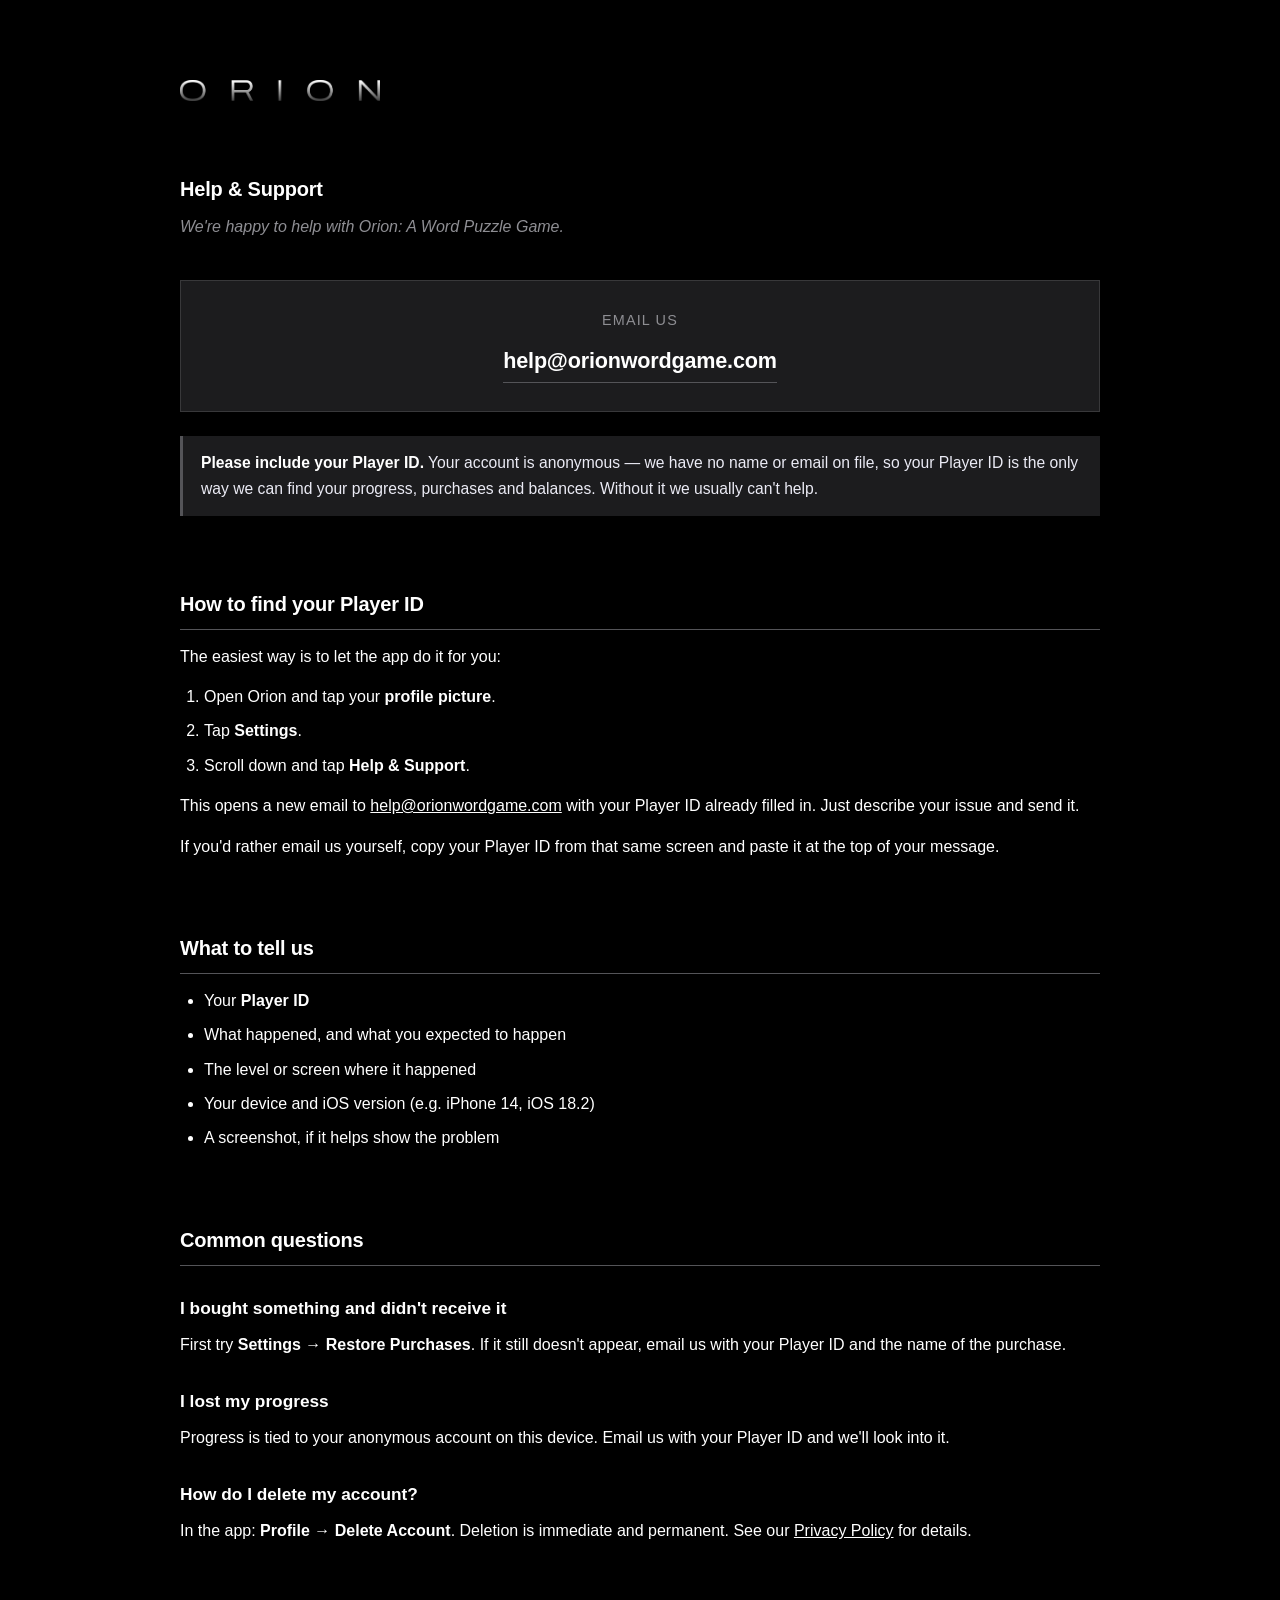
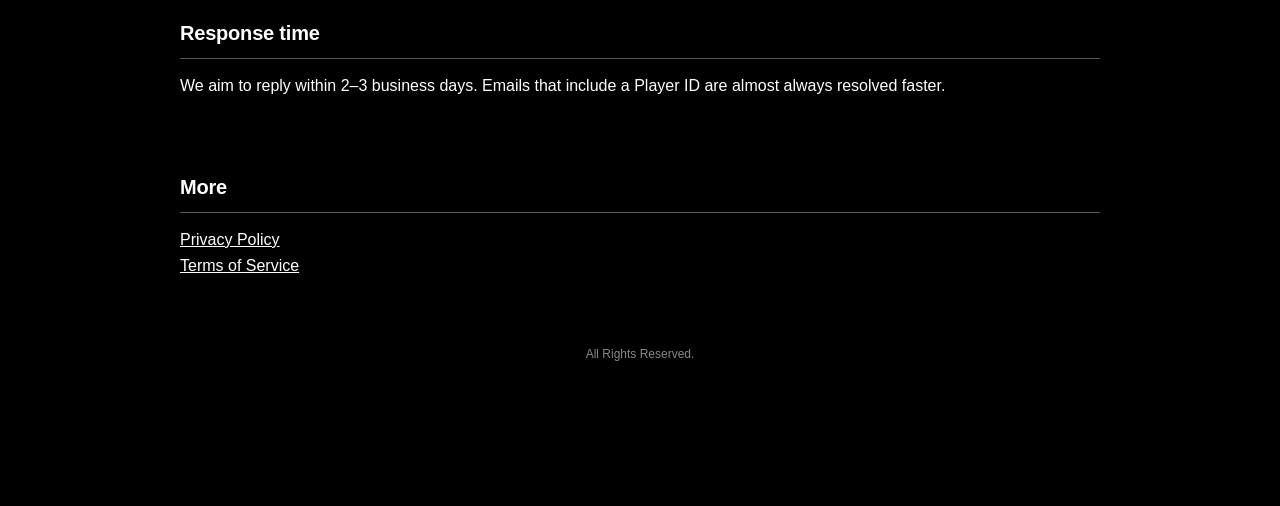
<file: support/index.html>
<!DOCTYPE html>
<html lang="en">
<head>
<meta charset="UTF-8">
<meta name="viewport" content="width=device-width, initial-scale=1.0">
<title>Help &amp; Support — Orion: A Word Puzzle Game</title>
<style>
  :root {
    --bg: #000000;
    --panel: #1c1c1e;
    --line: #38383a;
    --line-strong: #545458;
    --text: #ffffff;
    --muted: #ebebf5;
    --dim: #8e8e93;
  }
  * { box-sizing: border-box; }
  body {
    margin: 0;
    padding: 80px 40px 140px;
    background: var(--bg);
    color: var(--text);
    font-family: -apple-system, BlinkMacSystemFont, 'Segoe UI', 'Helvetica Neue', Helvetica, Arial, 'Noto Sans', sans-serif;
    font-size: 16px;
    line-height: 1.65;
    -webkit-font-smoothing: antialiased;
    -moz-osx-font-smoothing: grayscale;
  }
  .wrap { max-width: 920px; margin: 0 auto; }
  h2 {
    font-weight: 600;
    font-size: 1.25em;
    margin: 72px 0 14px;
    padding-bottom: 8px;
    border-bottom: 1px solid var(--line-strong);
    letter-spacing: -0.2px;
  }
  h2:first-of-type {
    border-bottom: none;
    padding-bottom: 0;
    margin-bottom: 8px;
  }
  h3 {
    font-weight: 600;
    font-size: 1.08em;
    margin: 28px 0 10px;
    color: var(--text);
  }
  .subtitle {
    color: var(--dim);
    font-style: italic;
    font-size: 1em;
    margin-bottom: 40px;
  }
  p { margin: 0 0 14px; }
  strong { font-weight: 600; }
  a { color: var(--text); text-decoration: underline; }
  .brand {
    width: 200px;
    margin-bottom: 40px;
    display: block;
  }
  .brand img { width: 100%; display: block; }
  ul, ol { margin: 0 0 14px; padding-left: 24px; }
  li { margin-bottom: 8px; }
  .note {
    background: var(--panel);
    border-left: 3px solid var(--line-strong);
    padding: 14px 18px;
    margin: 18px 0;
    color: var(--muted);
    font-size: 0.98em;
  }
  .note strong { color: var(--text); }
  .mail-card {
    background: var(--panel);
    border: 1px solid var(--line);
    padding: 28px 26px;
    margin: 8px 0 24px;
    text-align: center;
  }
  .mail-card .label {
    color: var(--dim);
    font-size: 0.9em;
    text-transform: uppercase;
    letter-spacing: 0.08em;
    margin-bottom: 10px;
  }
  .mail-link {
    display: inline-block;
    font-size: 1.35em;
    font-weight: 600;
    letter-spacing: -0.2px;
    color: var(--text);
    text-decoration: none;
    border-bottom: 1px solid var(--line-strong);
    padding-bottom: 3px;
    word-break: break-word;
  }
  .mail-link:hover { border-bottom-color: var(--text); }
  .site-footer {
    text-decoration: none;
    margin-top: 60px;
    text-align: center;
    display: block;
  }
  .site-footer span {
    color: #888;
    font-family: Arial, Helvetica, sans-serif;
    font-size: 12px;
  }
  @media (max-width: 768px) {
    body { padding: 80px 24px 140px; }
    .brand { width: 160px; margin-bottom: 60px; }
    .mail-link { font-size: 1.1em; }
  }
</style>
</head>
<body>
<div class="wrap">
  <a class="brand" href="/"><img src="../orioncomingsoon.png" alt="Orion"></a>

  <h2>Help &amp; Support</h2>
  <p class="subtitle">We're happy to help with Orion: A Word Puzzle Game.</p>

  <div class="mail-card">
    <div class="label">Email us</div>
    <a class="mail-link" href="mailto:help@orionwordgame.com?subject=Orion%20Support%20Request&body=Player%20ID%3A%20%0A%0APlease%20describe%20your%20issue%20below%3A%0A">help@orionwordgame.com</a>
  </div>

  <div class="note">
    <strong>Please include your Player ID.</strong> Your account is anonymous — we have no name or email on file, so your Player ID is the only way we can find your progress, purchases and balances. Without it we usually can't help.
  </div>

  <h2>How to find your Player ID</h2>
  <p>The easiest way is to let the app do it for you:</p>
  <ol>
    <li>Open Orion and tap your <strong>profile picture</strong>.</li>
    <li>Tap <strong>Settings</strong>.</li>
    <li>Scroll down and tap <strong>Help &amp; Support</strong>.</li>
  </ol>
  <p>This opens a new email to <a href="mailto:help@orionwordgame.com">help@orionwordgame.com</a> with your Player ID already filled in. Just describe your issue and send it.</p>
  <p>If you'd rather email us yourself, copy your Player ID from that same screen and paste it at the top of your message.</p>

  <h2>What to tell us</h2>
  <ul>
    <li>Your <strong>Player ID</strong></li>
    <li>What happened, and what you expected to happen</li>
    <li>The level or screen where it happened</li>
    <li>Your device and iOS version (e.g. iPhone 14, iOS 18.2)</li>
    <li>A screenshot, if it helps show the problem</li>
  </ul>

  <h2>Common questions</h2>

  <h3>I bought something and didn't receive it</h3>
  <p>First try <strong>Settings → Restore Purchases</strong>. If it still doesn't appear, email us with your Player ID and the name of the purchase.</p>

  <h3>I lost my progress</h3>
  <p>Progress is tied to your anonymous account on this device. Email us with your Player ID and we'll look into it.</p>

  <h3>How do I delete my account?</h3>
  <p>In the app: <strong>Profile → Delete Account</strong>. Deletion is immediate and permanent. See our <a href="/privacy/">Privacy Policy</a> for details.</p>

  <h2>Response time</h2>
  <p>We aim to reply within 2–3 business days. Emails that include a Player ID are almost always resolved faster.</p>

  <h2>More</h2>
  <p>
    <a href="/privacy/">Privacy Policy</a><br>
    <a href="/tos/">Terms of Service</a>
  </p>

  <a class="site-footer" href="https://www.worldmgmt.xyz/" target="_blank" rel="noopener noreferrer"><span>All Rights Reserved.</span></a>
</div>
</body>
</html>
</file>
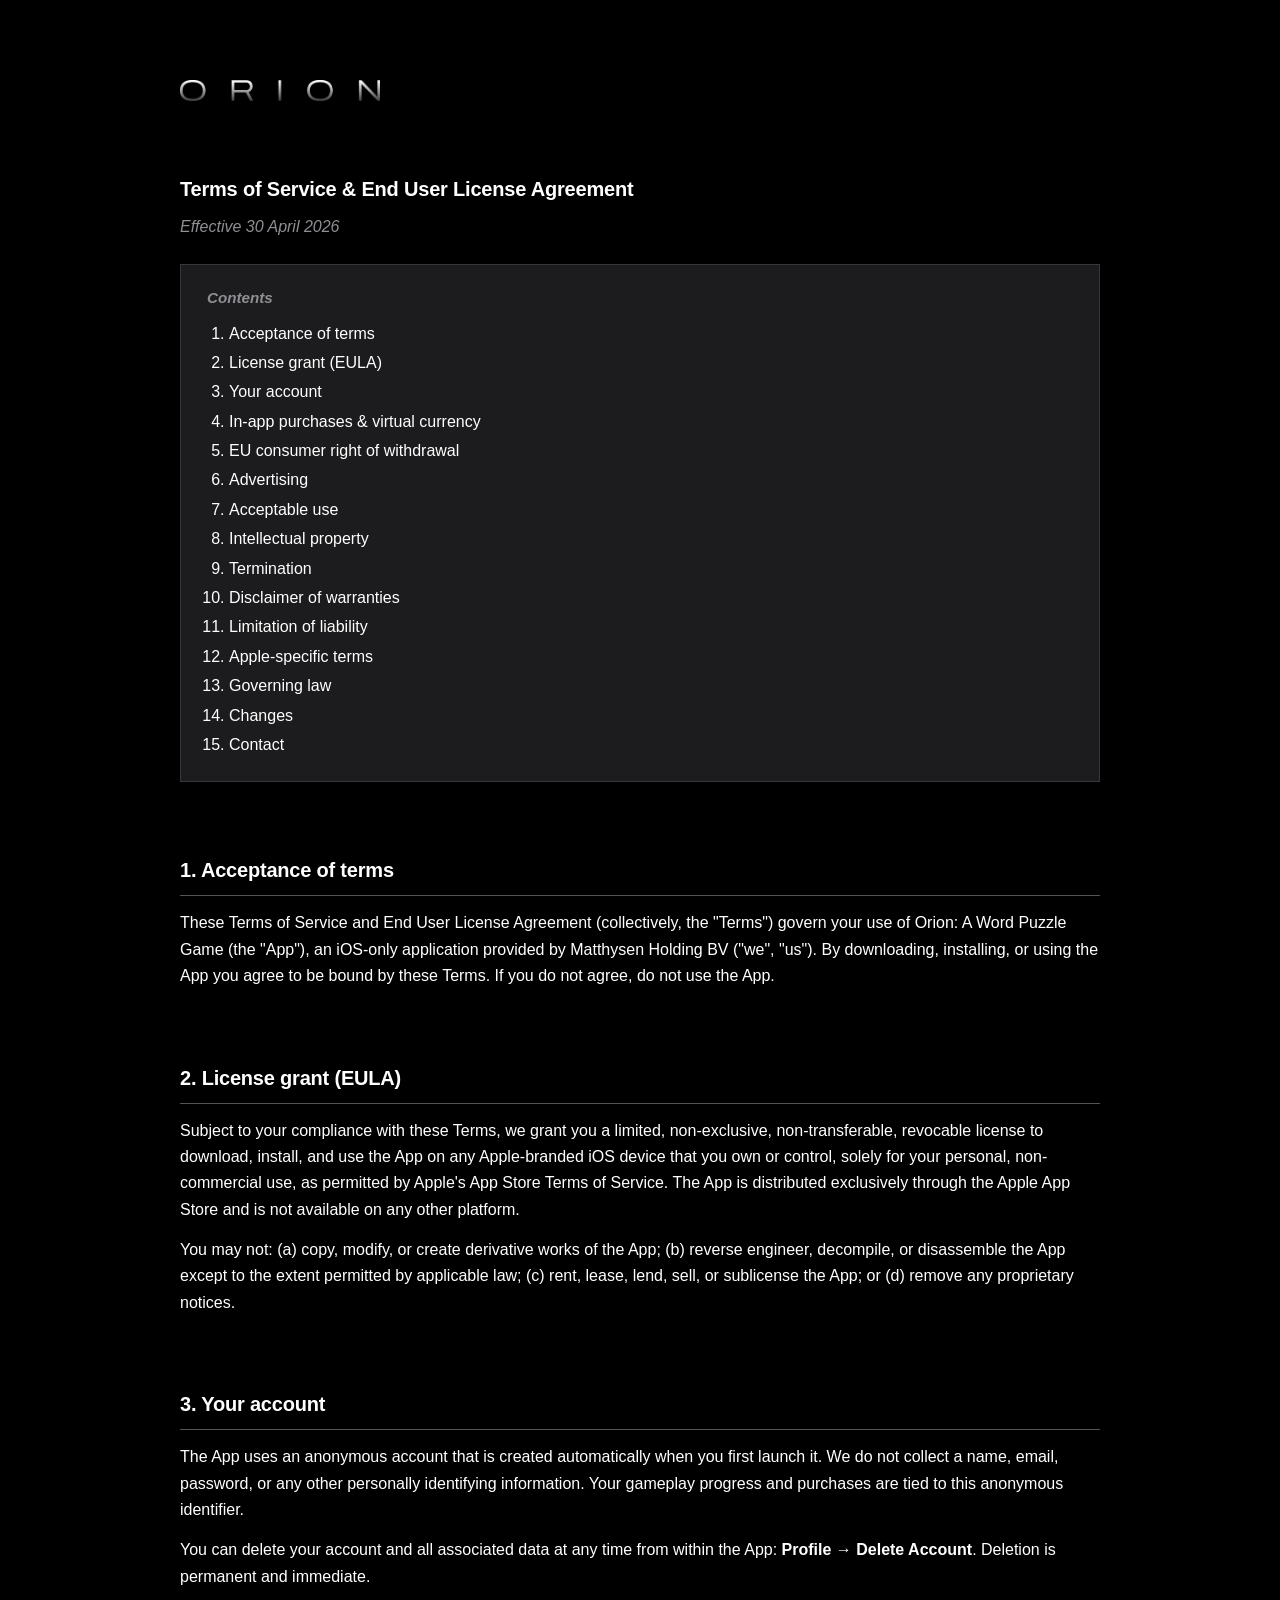
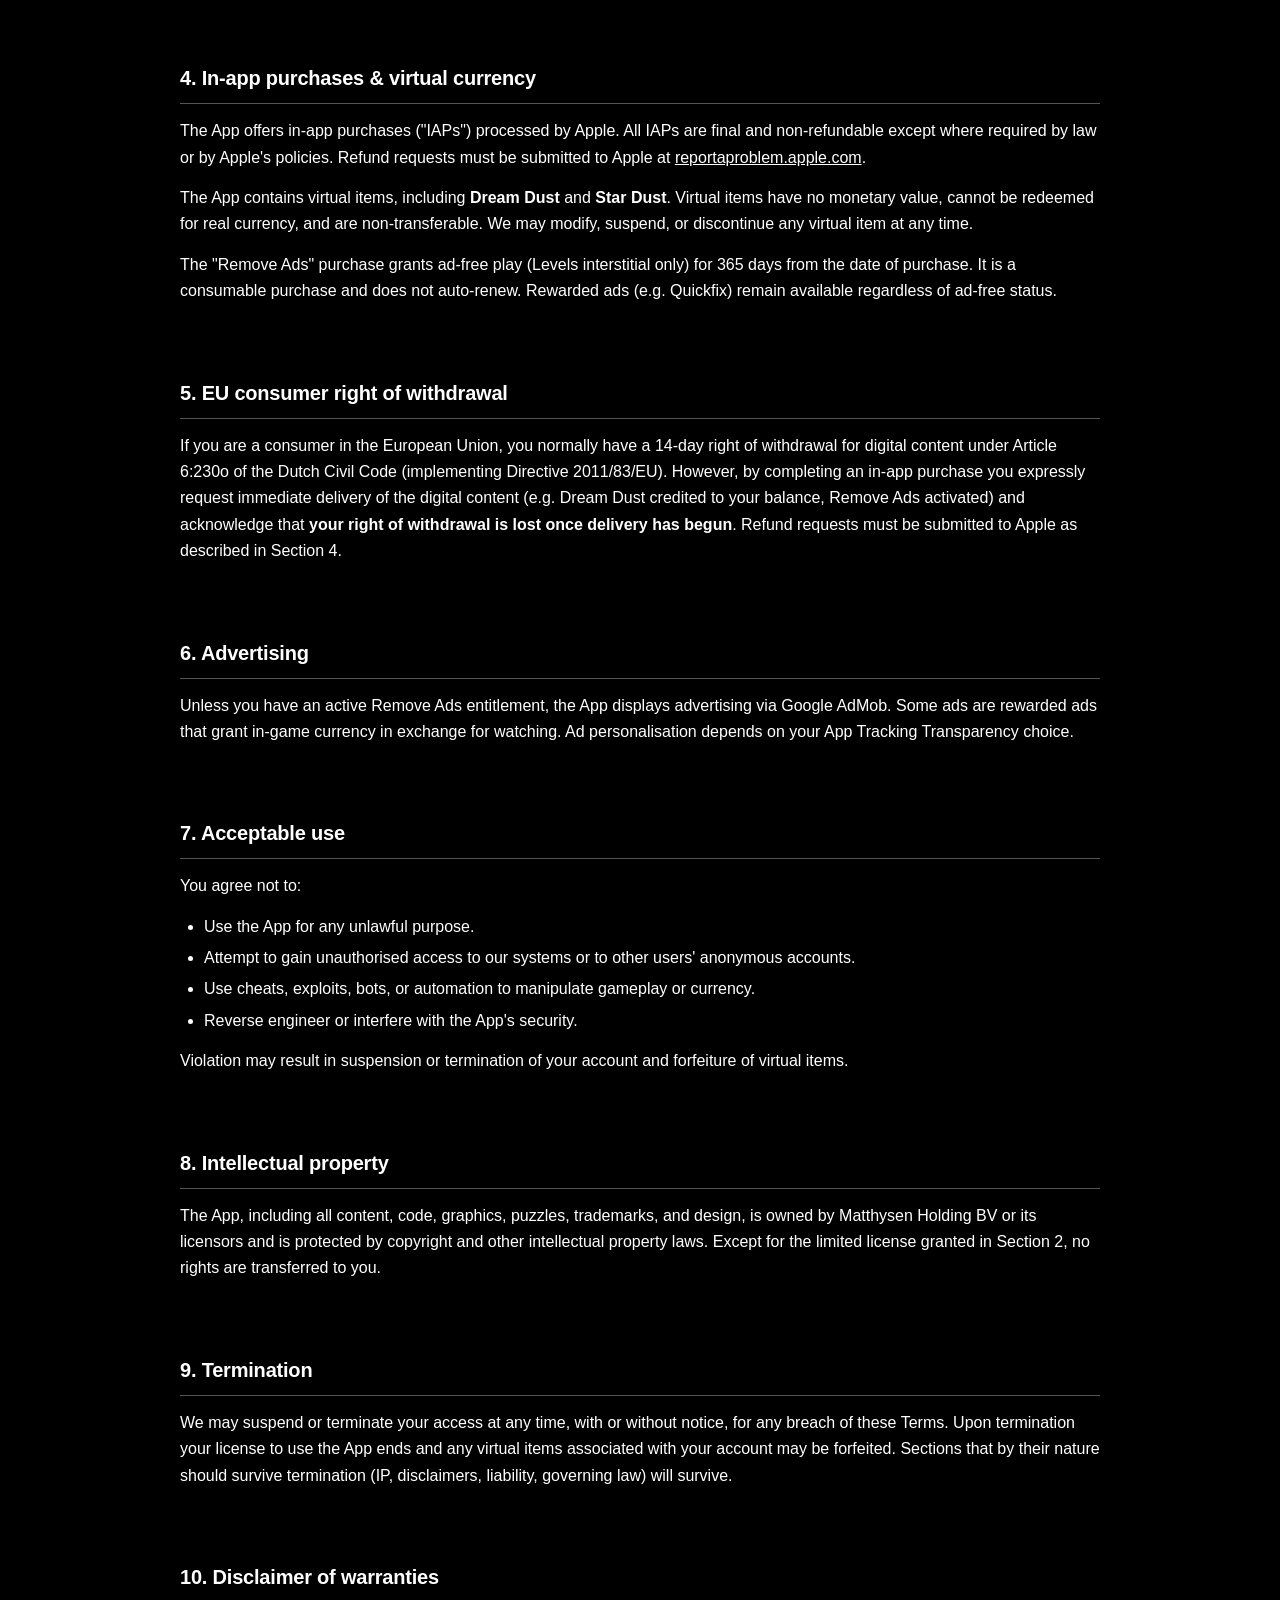
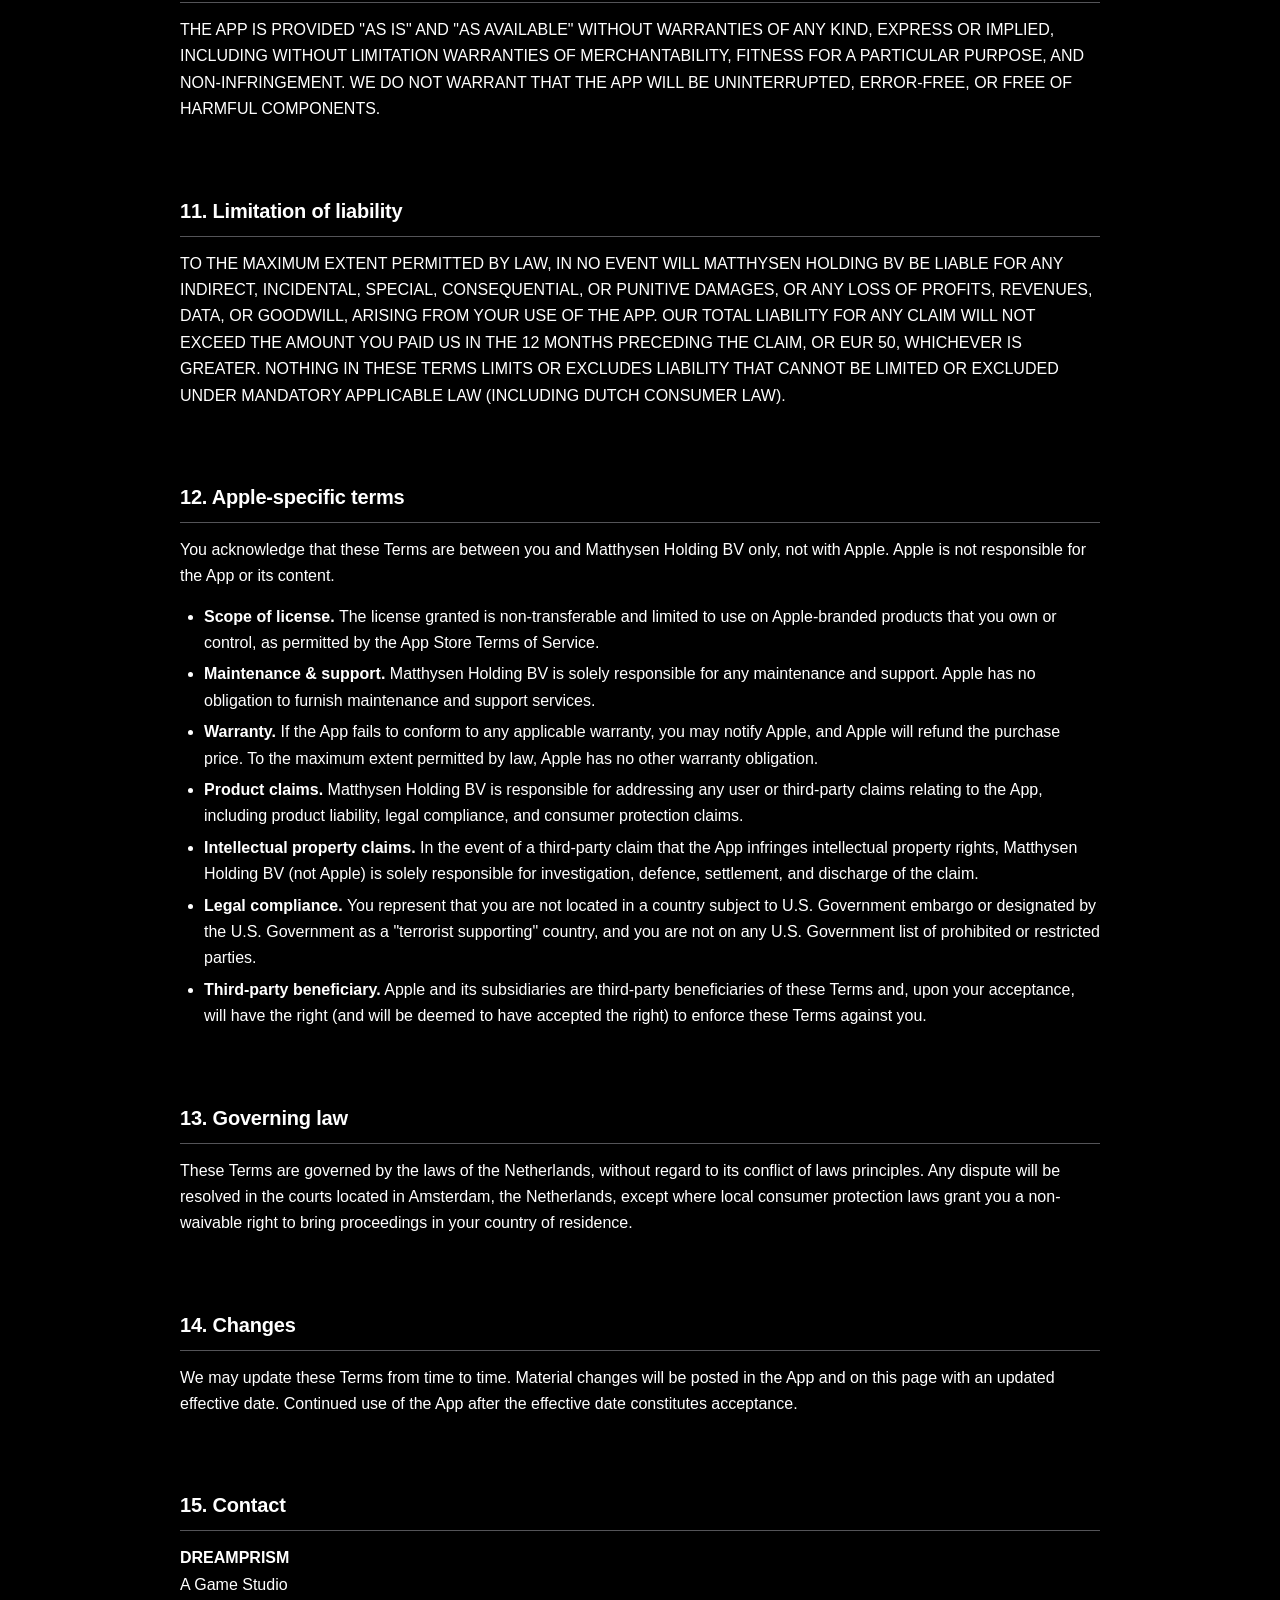
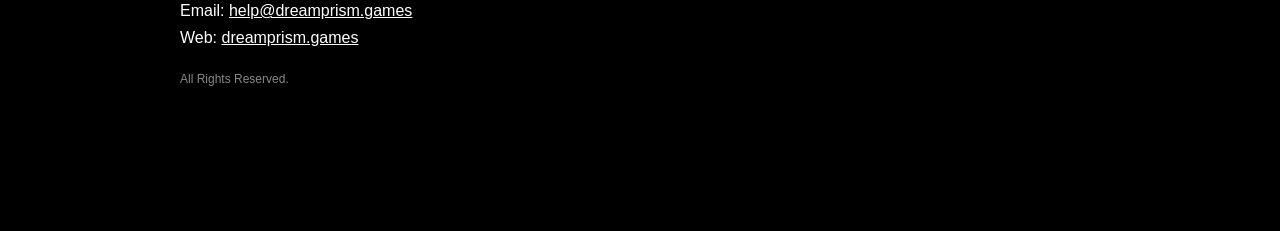
<file: tos/index.html>
<!DOCTYPE html>
<html lang="en">
<head>
<meta charset="UTF-8">
<meta name="viewport" content="width=device-width, initial-scale=1.0">
<meta name="apple-itunes-app" content="app-id=6807606521, affiliate-data=pt=121878938&amp;ct=support-pages">
<script src="/smart-banner.js" data-ct="support-pages" defer></script>
<title>Terms of Service &amp; EULA — Orion: A Word Puzzle Game</title>
<style>
  :root {
    --bg: #000000;
    --panel: #1c1c1e;
    --line: #38383a;
    --line-strong: #545458;
    --text: #ffffff;
    --muted: #ebebf5;
    --dim: #8e8e93;
  }
  * { box-sizing: border-box; }
  body {
    margin: 0;
    padding: 80px 40px 140px;
    background: var(--bg);
    color: var(--text);
    font-family: -apple-system, BlinkMacSystemFont, 'Segoe UI', 'Helvetica Neue', Helvetica, Arial, 'Noto Sans', sans-serif;
    font-size: 16px;
    line-height: 1.65;
    -webkit-font-smoothing: antialiased;
    -moz-osx-font-smoothing: grayscale;
  }
  .wrap { max-width: 920px; margin: 0 auto; }
  h1 {
    font-weight: 600;
    font-size: 1.6em;
    margin: 0 0 6px;
    letter-spacing: -0.3px;
  }
  .subtitle {
    color: var(--dim);
    font-style: italic;
    font-size: 1em;
    margin-bottom: 56px;
  }
  h2 {
    font-weight: 600;
    font-size: 1.25em;
    margin: 72px 0 14px;
    padding-bottom: 8px;
    border-bottom: 1px solid var(--line-strong);
    letter-spacing: -0.2px;
  }
  h2:first-of-type {
    border-bottom: none;
    padding-bottom: 0;
    margin-bottom: 8px;
  }
  .subtitle {
    color: var(--dim);
    font-style: italic;
    font-size: 1em;
    margin-bottom: 24px;
  }
  h3 {
    font-weight: 600;
    font-size: 1.08em;
    margin: 28px 0 10px;
    color: var(--text);
  }
  p { margin: 0 0 14px; }
  strong { font-weight: 600; }
  a { color: var(--text); text-decoration: underline; }
  .brand {
    width: 200px;
    margin-bottom: 40px;
    display: block;
  }
  .brand img { width: 100%; display: block; }
  .site-footer {
    text-decoration: none;
    margin-top: 60px;
    text-align: center;
  }
  .site-footer span {
    color: #888;
    font-family: Arial, Helvetica, sans-serif;
    font-size: 12px;
  }
  ul, ol { margin: 0 0 14px; padding-left: 24px; }
  li { margin-bottom: 5px; }
  .note {
    background: var(--panel);
    border-left: 3px solid var(--line-strong);
    padding: 14px 18px;
    margin: 18px 0;
    color: var(--muted);
    font-size: 0.98em;
  }
  .note strong { color: var(--text); }
  .toc {
    background: var(--panel);
    border: 1px solid var(--line);
    padding: 20px 26px;
    margin-bottom: 56px;
  }
  .toc h4 {
    margin: 0 0 10px;
    font-size: 0.95em;
    font-weight: 600;
    font-style: italic;
    color: var(--dim);
  }
  .toc ol { margin: 0; padding-left: 22px; }
  .toc li { margin-bottom: 3px; }
  .toc a { color: var(--text); text-decoration: none; }
  .toc a:hover { text-decoration: underline; }
  @media (max-width: 768px) {
    body {
      padding: 80px 24px 140px;
    }
    .brand {
      width: 160px;
      margin-bottom: 60px;
    }
  }
</style>
</head>
<body>
<div class="wrap">
  <a class="brand" href="/"><img src="../orioncomingsoon.png" alt="Orion"></a>

  <h2>Terms of Service &amp; End User License Agreement</h2>
  <p class="subtitle">Effective 30 April 2026</p>

  <div class="toc">
    <h4>Contents</h4>
    <ol>
      <li><a href="#acceptance">Acceptance of terms</a></li>
      <li><a href="#license">License grant (EULA)</a></li>
      <li><a href="#account">Your account</a></li>
      <li><a href="#purchases">In-app purchases &amp; virtual currency</a></li>
      <li><a href="#withdrawal">EU consumer right of withdrawal</a></li>
      <li><a href="#ads">Advertising</a></li>
      <li><a href="#conduct">Acceptable use</a></li>
      <li><a href="#ip">Intellectual property</a></li>
      <li><a href="#termination">Termination</a></li>
      <li><a href="#disclaimer">Disclaimer of warranties</a></li>
      <li><a href="#liability">Limitation of liability</a></li>
      <li><a href="#apple">Apple-specific terms</a></li>
      <li><a href="#law">Governing law</a></li>
      <li><a href="#changes">Changes</a></li>
      <li><a href="#contact">Contact</a></li>
    </ol>
  </div>

  <h2 id="acceptance">1. Acceptance of terms</h2>
  <p>These Terms of Service and End User License Agreement (collectively, the "Terms") govern your use of Orion: A Word Puzzle Game (the "App"), an iOS-only application provided by Matthysen Holding BV ("we", "us"). By downloading, installing, or using the App you agree to be bound by these Terms. If you do not agree, do not use the App.</p>

  <h2 id="license">2. License grant (EULA)</h2>
  <p>Subject to your compliance with these Terms, we grant you a limited, non-exclusive, non-transferable, revocable license to download, install, and use the App on any Apple-branded iOS device that you own or control, solely for your personal, non-commercial use, as permitted by Apple's App Store Terms of Service. The App is distributed exclusively through the Apple App Store and is not available on any other platform.</p>
  <p>You may not: (a) copy, modify, or create derivative works of the App; (b) reverse engineer, decompile, or disassemble the App except to the extent permitted by applicable law; (c) rent, lease, lend, sell, or sublicense the App; or (d) remove any proprietary notices.</p>

  <h2 id="account">3. Your account</h2>
  <p>The App uses an anonymous account that is created automatically when you first launch it. We do not collect a name, email, password, or any other personally identifying information. Your gameplay progress and purchases are tied to this anonymous identifier.</p>
  <p>You can delete your account and all associated data at any time from within the App: <strong>Profile → Delete Account</strong>. Deletion is permanent and immediate.</p>

  <h2 id="purchases">4. In-app purchases &amp; virtual currency</h2>
  <p>The App offers in-app purchases ("IAPs") processed by Apple. All IAPs are final and non-refundable except where required by law or by Apple's policies. Refund requests must be submitted to Apple at <a href="https://reportaproblem.apple.com" target="_blank" rel="noopener">reportaproblem.apple.com</a>.</p>
  <p>The App contains virtual items, including <strong>Dream Dust</strong> and <strong>Star Dust</strong>. Virtual items have no monetary value, cannot be redeemed for real currency, and are non-transferable. We may modify, suspend, or discontinue any virtual item at any time.</p>
  <p>The "Remove Ads" purchase grants ad-free play (Levels interstitial only) for 365 days from the date of purchase. It is a consumable purchase and does not auto-renew. Rewarded ads (e.g. Quickfix) remain available regardless of ad-free status.</p>

  <h2 id="withdrawal">5. EU consumer right of withdrawal</h2>
  <p>If you are a consumer in the European Union, you normally have a 14-day right of withdrawal for digital content under Article 6:230o of the Dutch Civil Code (implementing Directive 2011/83/EU). However, by completing an in-app purchase you expressly request immediate delivery of the digital content (e.g. Dream Dust credited to your balance, Remove Ads activated) and acknowledge that <strong>your right of withdrawal is lost once delivery has begun</strong>. Refund requests must be submitted to Apple as described in Section 4.</p>

  <h2 id="ads">6. Advertising</h2>
  <p>Unless you have an active Remove Ads entitlement, the App displays advertising via Google AdMob. Some ads are rewarded ads that grant in-game currency in exchange for watching. Ad personalisation depends on your App Tracking Transparency choice.</p>

  <h2 id="conduct">7. Acceptable use</h2>
  <p>You agree not to:</p>
  <ul>
    <li>Use the App for any unlawful purpose.</li>
    <li>Attempt to gain unauthorised access to our systems or to other users' anonymous accounts.</li>
    <li>Use cheats, exploits, bots, or automation to manipulate gameplay or currency.</li>
    <li>Reverse engineer or interfere with the App's security.</li>
  </ul>
  <p>Violation may result in suspension or termination of your account and forfeiture of virtual items.</p>

  <h2 id="ip">8. Intellectual property</h2>
  <p>The App, including all content, code, graphics, puzzles, trademarks, and design, is owned by Matthysen Holding BV or its licensors and is protected by copyright and other intellectual property laws. Except for the limited license granted in Section 2, no rights are transferred to you.</p>

  <h2 id="termination">9. Termination</h2>
  <p>We may suspend or terminate your access at any time, with or without notice, for any breach of these Terms. Upon termination your license to use the App ends and any virtual items associated with your account may be forfeited. Sections that by their nature should survive termination (IP, disclaimers, liability, governing law) will survive.</p>

  <h2 id="disclaimer">10. Disclaimer of warranties</h2>
  <p>THE APP IS PROVIDED "AS IS" AND "AS AVAILABLE" WITHOUT WARRANTIES OF ANY KIND, EXPRESS OR IMPLIED, INCLUDING WITHOUT LIMITATION WARRANTIES OF MERCHANTABILITY, FITNESS FOR A PARTICULAR PURPOSE, AND NON-INFRINGEMENT. WE DO NOT WARRANT THAT THE APP WILL BE UNINTERRUPTED, ERROR-FREE, OR FREE OF HARMFUL COMPONENTS.</p>

  <h2 id="liability">11. Limitation of liability</h2>
  <p>TO THE MAXIMUM EXTENT PERMITTED BY LAW, IN NO EVENT WILL MATTHYSEN HOLDING BV BE LIABLE FOR ANY INDIRECT, INCIDENTAL, SPECIAL, CONSEQUENTIAL, OR PUNITIVE DAMAGES, OR ANY LOSS OF PROFITS, REVENUES, DATA, OR GOODWILL, ARISING FROM YOUR USE OF THE APP. OUR TOTAL LIABILITY FOR ANY CLAIM WILL NOT EXCEED THE AMOUNT YOU PAID US IN THE 12 MONTHS PRECEDING THE CLAIM, OR EUR 50, WHICHEVER IS GREATER. NOTHING IN THESE TERMS LIMITS OR EXCLUDES LIABILITY THAT CANNOT BE LIMITED OR EXCLUDED UNDER MANDATORY APPLICABLE LAW (INCLUDING DUTCH CONSUMER LAW).</p>

  <h2 id="apple">12. Apple-specific terms</h2>
  <p>You acknowledge that these Terms are between you and Matthysen Holding BV only, not with Apple. Apple is not responsible for the App or its content.</p>
  <ul>
    <li><strong>Scope of license.</strong> The license granted is non-transferable and limited to use on Apple-branded products that you own or control, as permitted by the App Store Terms of Service.</li>
    <li><strong>Maintenance &amp; support.</strong> Matthysen Holding BV is solely responsible for any maintenance and support. Apple has no obligation to furnish maintenance and support services.</li>
    <li><strong>Warranty.</strong> If the App fails to conform to any applicable warranty, you may notify Apple, and Apple will refund the purchase price. To the maximum extent permitted by law, Apple has no other warranty obligation.</li>
    <li><strong>Product claims.</strong> Matthysen Holding BV is responsible for addressing any user or third-party claims relating to the App, including product liability, legal compliance, and consumer protection claims.</li>
    <li><strong>Intellectual property claims.</strong> In the event of a third-party claim that the App infringes intellectual property rights, Matthysen Holding BV (not Apple) is solely responsible for investigation, defence, settlement, and discharge of the claim.</li>
    <li><strong>Legal compliance.</strong> You represent that you are not located in a country subject to U.S. Government embargo or designated by the U.S. Government as a "terrorist supporting" country, and you are not on any U.S. Government list of prohibited or restricted parties.</li>
    <li><strong>Third-party beneficiary.</strong> Apple and its subsidiaries are third-party beneficiaries of these Terms and, upon your acceptance, will have the right (and will be deemed to have accepted the right) to enforce these Terms against you.</li>
  </ul>

  <h2 id="law">13. Governing law</h2>
  <p>These Terms are governed by the laws of the Netherlands, without regard to its conflict of laws principles. Any dispute will be resolved in the courts located in Amsterdam, the Netherlands, except where local consumer protection laws grant you a non-waivable right to bring proceedings in your country of residence.</p>

  <h2 id="changes">14. Changes</h2>
  <p>We may update these Terms from time to time. Material changes will be posted in the App and on this page with an updated effective date. Continued use of the App after the effective date constitutes acceptance.</p>

  <h2 id="contact">15. Contact</h2>
  <p>
    <strong>DREAMPRISM</strong><br>
    A Game Studio<br>
    Email: <a href="mailto:help@dreamprism.games">help@dreamprism.games</a><br>
    Web: <a href="https://www.dreamprism.games/" target="_blank" rel="noopener">dreamprism.games</a>
  </p>

  <a class="site-footer" href="https://www.dreamprism.games/" target="_blank" rel="noopener noreferrer"><span>All Rights Reserved.</span></a>
</div>
</body>
</html>
</file>
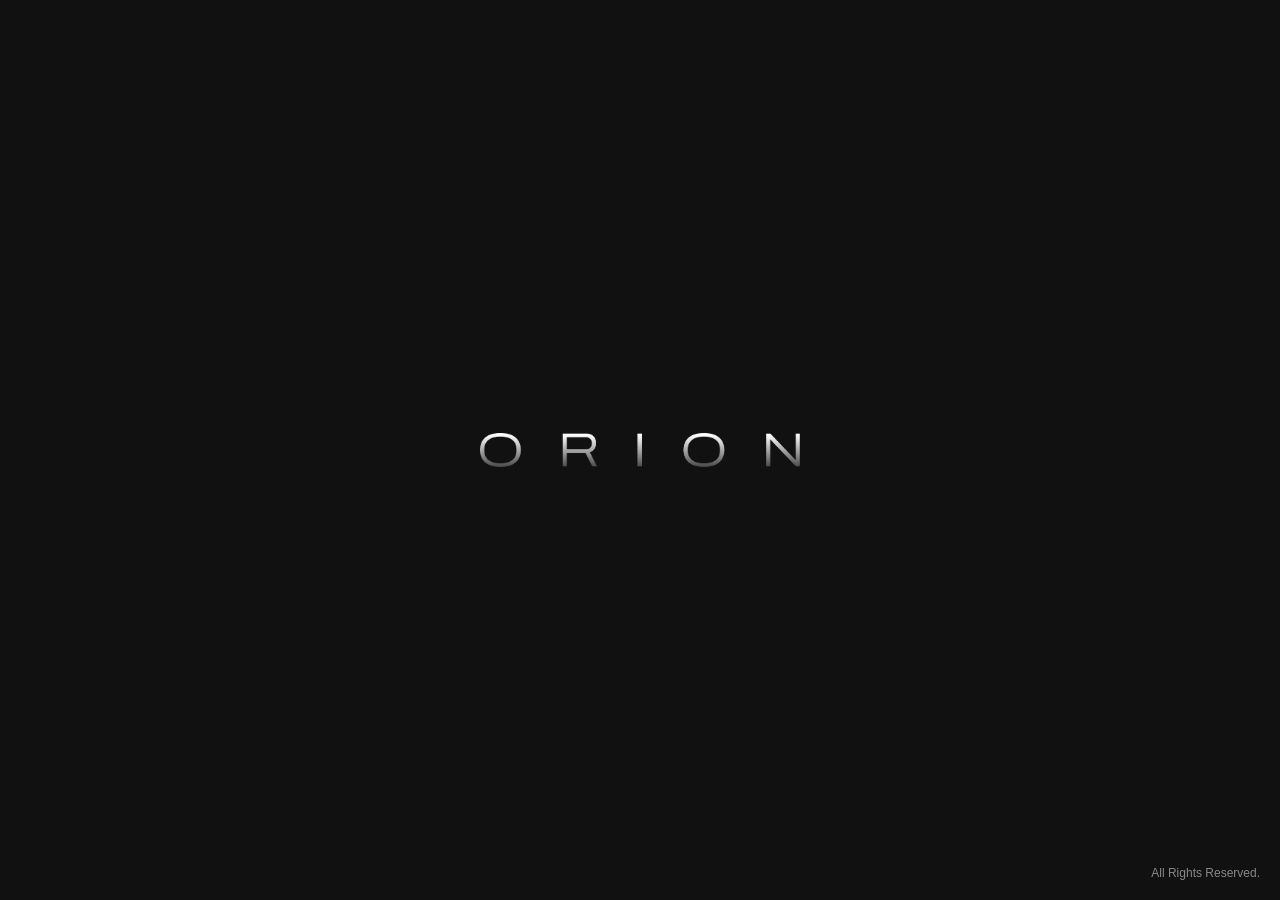
<file: app/fragments/index.html>
<!DOCTYPE html>
<html lang="en">
<head>
    <meta charset="UTF-8">
    <meta name="viewport" content="width=device-width, initial-scale=1.0">
    <meta name="apple-itunes-app" content="app-id=6807606521, affiliate-data=pt=121878938&amp;ct=applink, app-argument=https://www.orionwordgame.com/app/fragments">
    <script src="/smart-banner.js" data-ct="applink" defer></script>
    <title>Orion Word Game</title>
    <style>
        * {
            margin: 0;
            padding: 0;
            box-sizing: border-box;
        }

        html, body {
            background-color: #111111;
            height: 100%;
            overflow: hidden;
        }

        body {
            display: flex;
            justify-content: center;
            align-items: center;
        }

        .center-image {
            max-width: 320px;
            width: 100%;
            object-fit: contain;
        }

        .footer {
            position: fixed;
            bottom: 20px;
            right: 20px;
            display: flex;
            align-items: center;
            gap: 8px;
            text-decoration: none;
        }

        .footer span {
            color: #888;
            font-family: Arial, Helvetica, sans-serif;
            font-size: 12px;
        }
    </style>
</head>
<body>
    <img class="center-image" src="../../orioncomingsoon.png" alt="Orion Crosswords - Coming Soon">

    <a class="footer"">
        <span>All Rights Reserved.</span>
    </a>
</body>
</html>
</file>
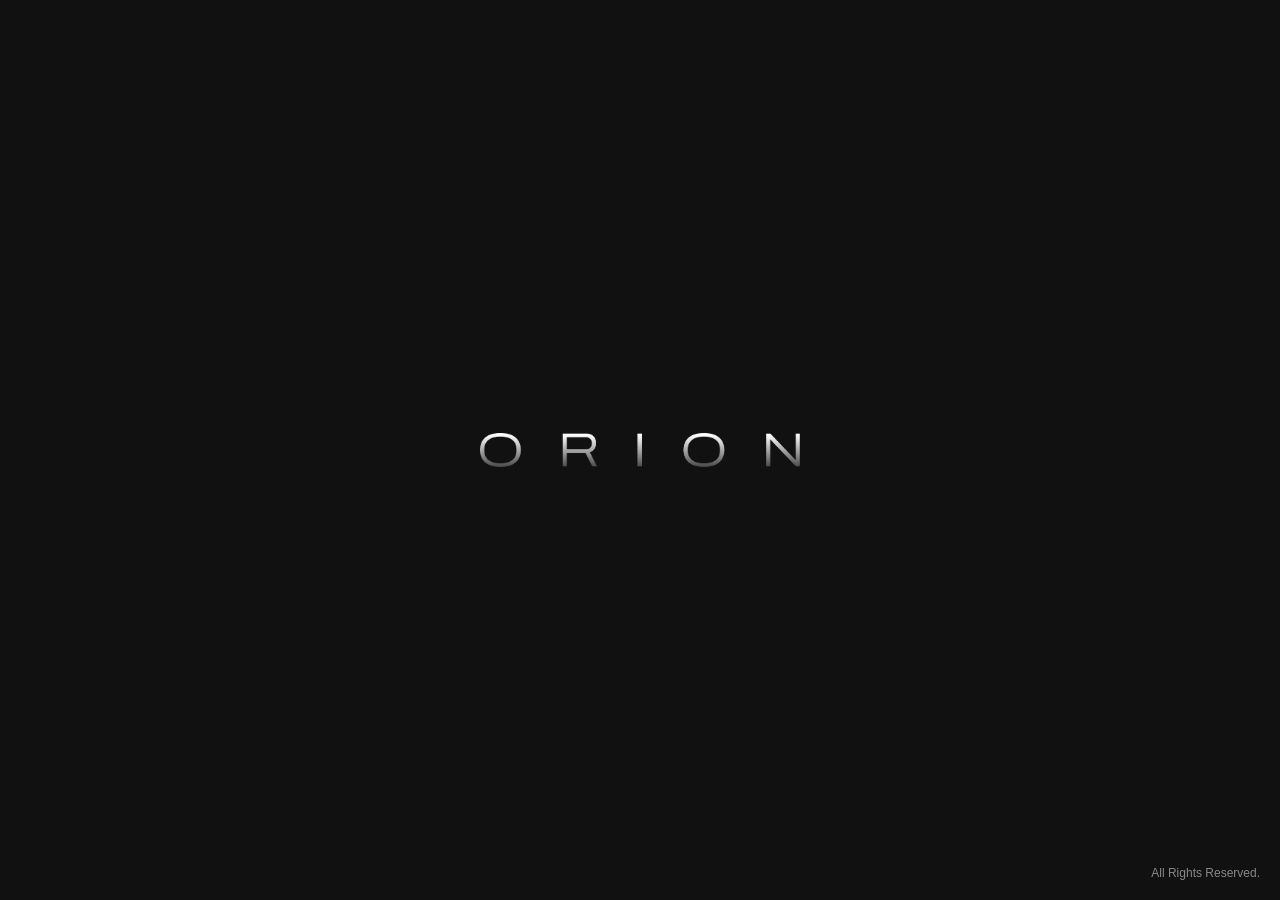
<file: app/journey/index.html>
<!DOCTYPE html>
<html lang="en">
<head>
    <meta charset="UTF-8">
    <meta name="viewport" content="width=device-width, initial-scale=1.0">
    <meta name="apple-itunes-app" content="app-id=6807606521, affiliate-data=pt=121878938&amp;ct=applink, app-argument=https://www.orionwordgame.com/app/journey">
    <script src="/smart-banner.js" data-ct="applink" defer></script>
    <title>Orion Word Game</title>
    <style>
        * {
            margin: 0;
            padding: 0;
            box-sizing: border-box;
        }

        html, body {
            background-color: #111111;
            height: 100%;
            overflow: hidden;
        }

        body {
            display: flex;
            justify-content: center;
            align-items: center;
        }

        .center-image {
            max-width: 320px;
            width: 100%;
            object-fit: contain;
        }

        .footer {
            position: fixed;
            bottom: 20px;
            right: 20px;
            display: flex;
            align-items: center;
            gap: 8px;
            text-decoration: none;
        }

        .footer span {
            color: #888;
            font-family: Arial, Helvetica, sans-serif;
            font-size: 12px;
        }
    </style>
</head>
<body>
    <img class="center-image" src="../../orioncomingsoon.png" alt="Orion Crosswords - Coming Soon">

    <a class="footer"">
        <span>All Rights Reserved.</span>
    </a>
</body>
</html>
</file>
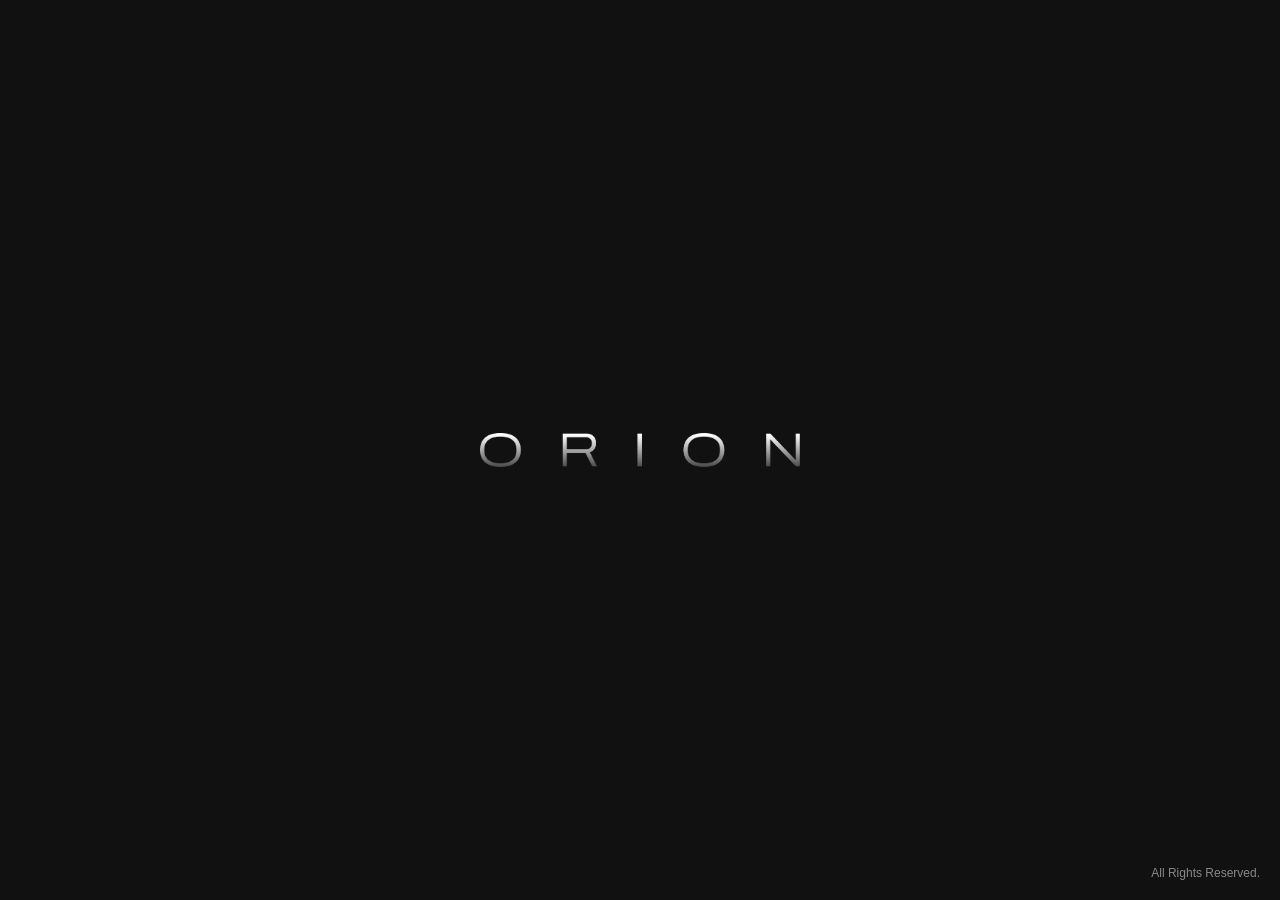
<file: app/profile/index.html>
<!DOCTYPE html>
<html lang="en">
<head>
    <meta charset="UTF-8">
    <meta name="viewport" content="width=device-width, initial-scale=1.0">
    <meta name="apple-itunes-app" content="app-id=6807606521, affiliate-data=pt=121878938&amp;ct=applink, app-argument=https://www.orionwordgame.com/app/profile">
    <script src="/smart-banner.js" data-ct="applink" defer></script>
    <title>Orion Word Game</title>
    <style>
        * {
            margin: 0;
            padding: 0;
            box-sizing: border-box;
        }

        html, body {
            background-color: #111111;
            height: 100%;
            overflow: hidden;
        }

        body {
            display: flex;
            justify-content: center;
            align-items: center;
        }

        .center-image {
            max-width: 320px;
            width: 100%;
            object-fit: contain;
        }

        .footer {
            position: fixed;
            bottom: 20px;
            right: 20px;
            display: flex;
            align-items: center;
            gap: 8px;
            text-decoration: none;
        }

        .footer span {
            color: #888;
            font-family: Arial, Helvetica, sans-serif;
            font-size: 12px;
        }
    </style>
</head>
<body>
    <img class="center-image" src="../../orioncomingsoon.png" alt="Orion Crosswords - Coming Soon">

    <a class="footer"">
        <span>All Rights Reserved.</span>
    </a>
</body>
</html>
</file>
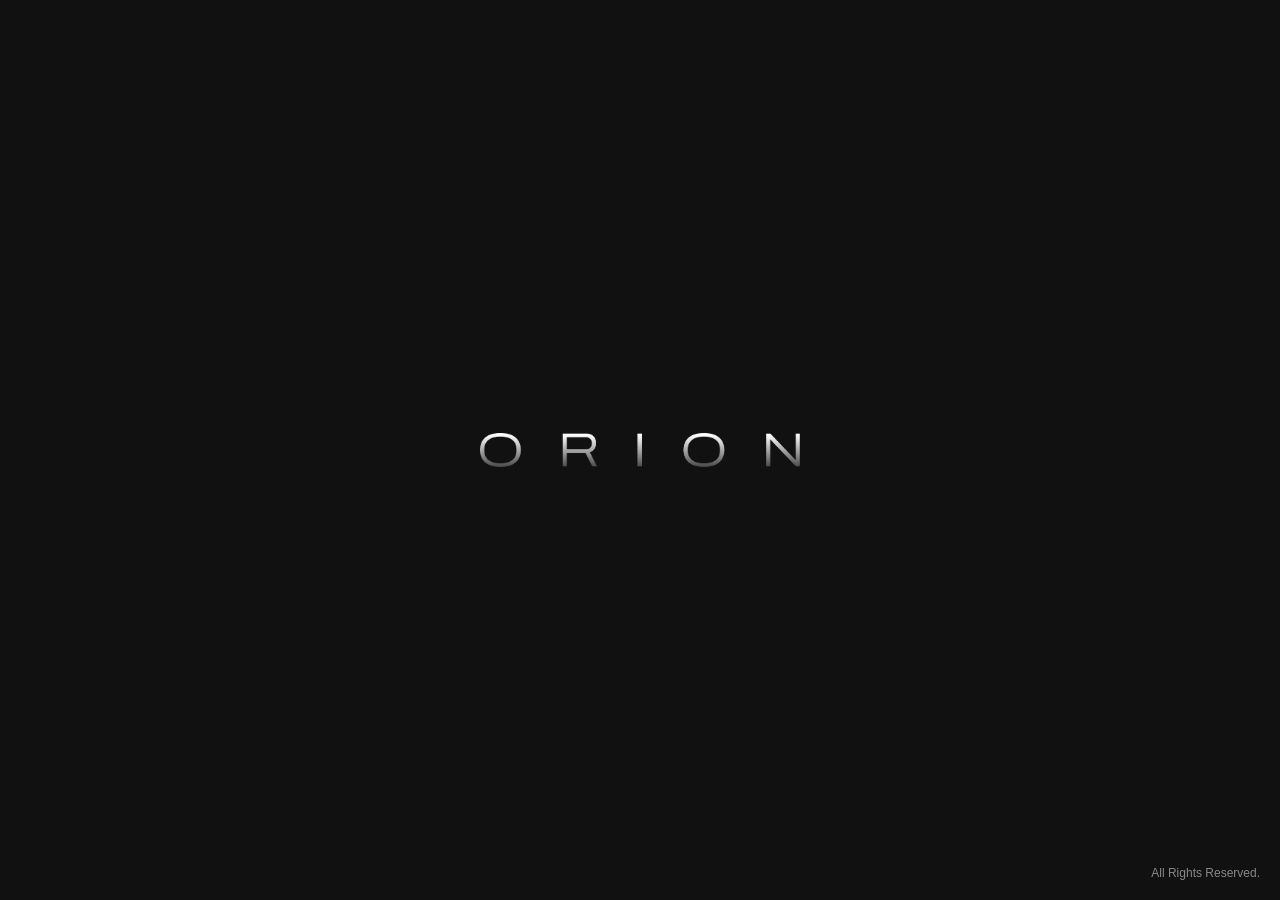
<file: app/shop/index.html>
<!DOCTYPE html>
<html lang="en">
<head>
    <meta charset="UTF-8">
    <meta name="viewport" content="width=device-width, initial-scale=1.0">
    <meta name="apple-itunes-app" content="app-id=6807606521, affiliate-data=pt=121878938&amp;ct=applink, app-argument=https://www.orionwordgame.com/app/shop">
    <script src="/smart-banner.js" data-ct="applink" defer></script>
    <title>Orion Word Game</title>
    <style>
        * {
            margin: 0;
            padding: 0;
            box-sizing: border-box;
        }

        html, body {
            background-color: #111111;
            height: 100%;
            overflow: hidden;
        }

        body {
            display: flex;
            justify-content: center;
            align-items: center;
        }

        .center-image {
            max-width: 320px;
            width: 100%;
            object-fit: contain;
        }

        .footer {
            position: fixed;
            bottom: 20px;
            right: 20px;
            display: flex;
            align-items: center;
            gap: 8px;
            text-decoration: none;
        }

        .footer span {
            color: #888;
            font-family: Arial, Helvetica, sans-serif;
            font-size: 12px;
        }
    </style>
</head>
<body>
    <img class="center-image" src="../../orioncomingsoon.png" alt="Orion Crosswords - Coming Soon">

    <a class="footer"">
        <span>All Rights Reserved.</span>
    </a>
</body>
</html>
</file>
<file: css/home.css>
/* Orion Word Game, homepage. Plain CSS: no build step, no outside requests, no fonts to load. */

:root{
  --ink:#f3f1ee; --dim:#a4a3b2; --bg:#07070c; --line:rgba(255,255,255,.10);
  --font:-apple-system,BlinkMacSystemFont,"SF Pro Display","Helvetica Neue","Segoe UI",Roboto,Arial,sans-serif;
  --wide:.34em;               /* tracking of the small capitals, echoing the logotype */
}
*{box-sizing:border-box}
html{background:var(--bg);-webkit-text-size-adjust:100%;scroll-behavior:smooth}
body{margin:0;background:var(--bg);color:var(--ink);font:400 17px/1.6 var(--font);-webkit-font-smoothing:antialiased;overflow-x:hidden}
img,video{display:block;max-width:100%}
a{color:inherit}
a:focus-visible{outline:2px solid #fff;outline-offset:4px;border-radius:6px}
::selection{background:#fff;color:#0a0a10}
::-moz-selection{background:#fff;color:#0a0a10}
.wrap{max-width:1120px;margin:0 auto;padding:0 24px}
.dim{color:var(--dim)}
.eyebrow{font:600 12px/1.2 var(--font);letter-spacing:var(--wide);text-transform:uppercase;color:var(--dim);margin:0 0 18px}
h2{font-weight:300;font-size:clamp(28px,3.6vw,48px);line-height:1.12;letter-spacing:.005em;margin:0 0 20px;text-wrap:balance}
h3{font-weight:400;font-size:24px;line-height:1.2;margin:0 0 10px}
p{margin:0 0 14px}

/* ============================================================================================
   HERO. Every look-and-feel number of the glass is a variable in this one block.
   Open the page with ?tune at the end of the address to move them with sliders.
   ============================================================================================ */
.hero{
  --d-scale:1.05;              /* glass size */
  --cyk:-.195;                 /* glass centre: share of its diameter above (minus) or below the top edge */
  --lock-scale:1.02;            /* lockup width as a share of the glass */
  --frost:0px;                 /* blur inside the glass */
  --mag:1;                  /* magnification */
  --disp:.018;                 /* dispersion: how far the colours split */
  --tint-top:.44;              /* dark tint, upper part of the visible glass */
  --tint-bot:.71;              /* dark tint, at the bottom rim */
  --rim:.57;                    /* rim light strength */
  --rim-w:1px;               /* rim light thickness */
  --glow:0;                  /* light pooling at the bottom, fading upwards */
  --ghost:0;                  /* the logo seen under the glass */
  --ghost-drop:-.06;           /* how far that under-logo is dropped (share of the glass) */
  --ghost-blur:0px;
  --move:3;                    /* scroll parallax amount; 0 switches it off */
  --top-shade:.8;              /* fade to dark at the very top, so the lockup stands out */
  --grid:1;                    /* the block grid: strength */
  --grid-fade:100%;             /* where the grid has faded out completely, from the top */

  /* geometry, worked out from the numbers above (home.js replaces --hw/--hh with exact pixels) */
  --hw:100vw; --hh:100vh; --hh:100svh;
  --d:calc(clamp(340px,50vw,900px) * var(--d-scale));
  --cy:calc(var(--d) * var(--cyk));
  --ly:calc(var(--d) * (var(--cyk) - .5));
  --lock-w:calc(var(--d) * var(--lock-scale));
  --lock-top:calc(var(--d) * (.465 + var(--cyk)) - var(--lock-w) * 262 / 1383);
  --sy:0;                      /* scroll progress, 0 to 1, set by home.js. Exact: everything locked to the page or the screen reads it */
  --ss:var(--sy);              /* the same progress, eased by home.js for a mouse wheel (it scrolls in steps): growth, exit and soft copy read it */
  --q:clamp(0, var(--ss) * 2, 1);          /* 0 to 1 over the first half of the hero: the glass and lockup grow */
  --p:clamp(0, (var(--ss) - .5) * 2, 1);   /* 0 until the hero is half scrolled, then 0 to 1: the exit */
  --e:calc(var(--p) * var(--p) * (3 - 2 * var(--p)));   /* the exit, eased in and out so it never jerks */
  --grow:calc(1 + var(--q) * .15);
  --pin:calc(var(--sy) * var(--hh) - var(--e) * var(--hh) * 1.1);   /* glass and lockup stay put, then leave upwards */

  position:relative;height:100vh;height:100svh;min-height:600px;overflow:hidden;isolation:isolate;
  background:#05050a url(../assets/keyart-blur.webp) center / cover no-repeat;   /* a tiny soft copy shows at once, while the sharp art loads */
}
@media (max-width:720px){
  .hero{--d:calc(min(100vw,520px) * .98 * var(--d-scale));--cyk:-.14}
}

.plate{position:absolute;inset:-4%;will-change:transform}
.plate img{width:100%;height:100%;object-fit:cover;object-position:50% 50%}
.slide{position:absolute;inset:0;opacity:0;transition:opacity 2.6s ease}
.slide.on{opacity:1}
.lens__set{position:absolute;inset:0;isolation:isolate;opacity:0;transition:opacity 2.6s ease}
.lens__set.on{opacity:1}
.hero__bg{transform:translate3d(0,calc(var(--sy) * 9vh * var(--move)),0)}
.hero__blur{opacity:calc(var(--ss) * 1.6);transform:translate3d(0,calc(var(--sy) * 9vh * var(--move)),0)}
.hero__grid picture{display:contents}
.hero__grid{z-index:1;opacity:var(--grid);transform:translate3d(0,calc(var(--sy) * -7vh * var(--move)),0);
  -webkit-mask-image:linear-gradient(to bottom,#000 0%,rgba(0,0,0,.85) 32%,transparent var(--grid-fade));mask-image:linear-gradient(to bottom,#000 0%,rgba(0,0,0,.85) 32%,transparent var(--grid-fade))}

/* ---- the glass ---- */
.lens{position:absolute;z-index:2;left:calc((var(--hw) - var(--d)) / 2);top:var(--ly);width:var(--d);height:var(--d);
  transform:translate3d(0,var(--pin),0) scale(var(--grow));opacity:calc(1 - var(--e) * 1.15);will-change:transform,opacity}
.lens::before{content:"";position:absolute;inset:0;border-radius:50%;box-shadow:0 22px 60px 4px rgba(0,0,0,.5)}
.lens__glass{position:absolute;inset:0;border-radius:50%;overflow:hidden;-webkit-clip-path:circle(50% at 50% 50%);clip-path:circle(50% at 50% 50%);background:#000;isolation:isolate}
.lens__frost{position:absolute;inset:-48px;filter:blur(var(--frost))}
.lens__plate{position:absolute;
  left:calc(48px - (var(--hw) - var(--d)) / 2 - var(--hw) * .04);top:calc(48px - var(--ly) - var(--hh) * .04);
  width:calc(var(--hw) * 1.08);height:calc(var(--hh) * 1.08);
  transform-origin:50% calc(var(--cy) + var(--hh) * .04);mix-blend-mode:screen;will-change:transform}
.lens__plate img{width:100%;height:100%;object-fit:cover;object-position:50% 50%}
.lens__plate{--follow:calc(var(--sy) * 9vh * var(--move) - var(--pin))}   /* the art inside keeps up with the art behind */
.lens__plate--r{transform:translate3d(0,var(--follow),0) scale(calc(var(--mag) * (1 - var(--disp))))}
.lens__plate--g{transform:translate3d(0,var(--follow),0) scale(var(--mag))}
.lens__plate--b{transform:translate3d(0,var(--follow),0) scale(calc(var(--mag) * (1 + var(--disp))))}
.lens__plate--grid{opacity:calc(var(--grid) * .9);transform:translate3d(0,calc(var(--sy) * -7vh * var(--move) - var(--pin)),0) scale(var(--mag))}

.lens__ghost{position:absolute;left:calc(48px + var(--d) / 2 - var(--lock-w) / 2);
  top:calc(48px - var(--ly) + var(--lock-top) + var(--d) * var(--ghost-drop));width:var(--lock-w);aspect-ratio:1383 / 262;
  -webkit-mask:url(../assets/orion-lockup-hero.svg) center / 100% 100% no-repeat;mask:url(../assets/orion-lockup-hero.svg) center / 100% 100% no-repeat;
  transform-origin:50% calc(var(--cy) - var(--lock-top) - var(--d) * var(--ghost-drop));
  mix-blend-mode:screen;opacity:var(--ghost);filter:blur(var(--ghost-blur))}
.lens__ghost--r{background:#ff2020;transform:scale(calc(1.03 * (1 - var(--disp) * 1.5)))}
.lens__ghost--g{background:#20ff20;transform:scale(1.03)}
.lens__ghost--b{background:#2030ff;transform:scale(calc(1.03 * (1 + var(--disp) * 1.5)))}

.lens__tint{position:absolute;inset:0;background:linear-gradient(to bottom,rgba(5,7,20,var(--tint-top)) 60%,rgba(16,13,40,var(--tint-bot)) 100%)}
.lens__glow{position:absolute;inset:0;mix-blend-mode:screen;background:radial-gradient(72% 44% at 50% 103%,rgba(200,214,255,var(--glow)),rgba(200,214,255,0) 70%)}

/* the rim: a hair of light on the bottom edge that fades away upwards, with a faint colour split either side */
.lens__rim{position:absolute;inset:0;border-radius:50%;padding:var(--rim-w);pointer-events:none;
  background:linear-gradient(to top,rgba(255,255,255,var(--rim)) 0%,rgba(255,255,255,calc(var(--rim) * .5)) 12%,rgba(255,255,255,calc(var(--rim) * .14)) 30%,rgba(255,255,255,0) 48%);
  -webkit-mask:linear-gradient(#fff 0 0) content-box,linear-gradient(#fff 0 0);-webkit-mask-composite:xor;mask-composite:exclude;
}
.lens__rim--c{inset:-1.5px;mix-blend-mode:screen;background:linear-gradient(to top,rgba(110,225,255,calc(var(--rim) * .6)),rgba(110,225,255,0) 28%)}
.lens__rim--m{inset:1.5px;mix-blend-mode:screen;background:linear-gradient(to top,rgba(255,110,190,calc(var(--rim) * .55)),rgba(255,110,190,0) 28%)}

/* ---- the lockup, over the glass ---- */
.lockup{position:absolute;z-index:4;left:50%;top:var(--lock-top);width:var(--lock-w);margin:0;
  transform:translate3d(-50%,var(--pin),0) scale(var(--grow));opacity:calc(1 - var(--e) * 1.15);will-change:transform,opacity}
.lockup img{width:100%;height:auto;filter:drop-shadow(0 6px 18px rgba(0,0,0,.45)) blur(calc(var(--e) * 5px))}

.hero__top{position:absolute;z-index:3;left:0;right:0;top:0;height:48%;pointer-events:none;background:linear-gradient(to bottom,rgba(4,4,9,var(--top-shade)),rgba(4,4,9,calc(var(--top-shade) * .55)) 38%,rgba(4,4,9,0))}
.hero__shade{position:absolute;z-index:3;left:0;right:0;bottom:0;height:54%;background:linear-gradient(to top,var(--bg) 2%,rgba(7,7,12,.7) 36%,rgba(7,7,12,0))}
.hero__grain{position:absolute;z-index:5;inset:0;background:url(../assets/grain.png) 0 0 / 160px 160px;opacity:.10;mix-blend-mode:overlay;pointer-events:none}

.hero__cta{position:absolute;z-index:6;left:0;right:0;bottom:clamp(56px,10vh,112px);padding:0 24px;text-align:center;
  transform:translate3d(0,calc(var(--sy) * -6vh),0)}
.tagline{font-weight:300;font-size:clamp(22px,2.7vw,40px);line-height:1.18;margin:0 0 26px;text-wrap:balance;text-shadow:0 2px 24px rgba(0,0,0,.55)}
/* "journey": silver like the logotype (white above, #c7c7c7 below), with a slow light passing through it every eight seconds.
   Two backgrounds clipped to the letters: the light (a soft band on a strip 2.5 times the word's width, slid across, hidden just
   past either end) over the silver. The light takes about 2.8 s to cross, at a near-even pace, then rests. */
.tagline__journey{font-style:normal}
@supports ((-webkit-background-clip:text) or (background-clip:text)){
  .tagline__journey{
    background-image:linear-gradient(105deg,rgba(255,255,255,0) 41%,rgba(255,255,255,.95) 50%,rgba(255,255,255,0) 59%),linear-gradient(to bottom,#fff 30%,#c7c7c7 80%);
    background-size:250% 100%,100% 100%;background-repeat:no-repeat;background-position:100% 0,0 0;
    -webkit-background-clip:text;background-clip:text;color:transparent;-webkit-text-fill-color:transparent;
    text-shadow:none;            /* a text shadow would paint over the clipped silver */
    animation:sweep 8s cubic-bezier(.4,.15,.6,.85) 2.4s infinite}
  .tagline__journey::selection{-webkit-text-fill-color:#0a0a10}
}
@keyframes sweep{0%{background-position:100% 0,0 0}35%,100%{background-position:0 0,0 0}}
.hero.away .tagline__journey{animation-play-state:paused}
/* while the hero is out of sight (home.js adds .away), the animated grid and the glass are not drawn at all */
.hero.away .hero__grid,.hero.away .lens{visibility:hidden}
.hero__note{font:600 11px/1.4 var(--font);letter-spacing:var(--wide);text-transform:uppercase;color:var(--dim);margin:16px 0 0}
.certified{display:inline-flex;flex-direction:column;align-items:center;gap:7px;margin:22px 0 0}
.certified img{width:88px;height:auto;opacity:.95}
.certified span{font:300 10px/1 var(--font);letter-spacing:.46em;text-transform:uppercase;color:var(--dim);padding-left:.46em}
.certified--center{display:flex;margin:28px auto 0}

/* App Store button. With Apple's official badge file present, the image shows and the text hides. */
.store{display:inline-block;text-decoration:none;border-radius:12px}
.store img{height:56px;width:auto}
.store img + .store__text{position:absolute;width:1px;height:1px;overflow:hidden;clip-path:inset(50%)}
.store__text{display:inline-block;padding:15px 26px;border-radius:999px;font-weight:500;font-size:16px;letter-spacing:.02em;
  background:linear-gradient(to bottom,rgba(255,255,255,.10),rgba(255,255,255,.04));
  box-shadow:inset 0 -1px 0 rgba(255,255,255,.55),inset 0 0 0 1px rgba(255,255,255,.14),0 10px 30px rgba(0,0,0,.4);
  -webkit-backdrop-filter:blur(10px);backdrop-filter:blur(10px)}

/* ============================================================================================
   THE REST OF THE PAGE
   ============================================================================================ */
/* the trailer's glow is wider than a phone screen: clip it at the sides of the page, or phones widen the page to fit it
   and it can be pushed sideways. "clip" (not "hidden") cuts the sides only and does not make main a scroll box. */
main{overflow-x:clip}
.band{padding:clamp(72px,11vw,150px) 0}
.band--tight{padding:clamp(28px,5vw,64px) 0}

.split{display:grid;grid-template-columns:1.1fr .9fr;gap:clamp(32px,6vw,96px);align-items:center}
.split__media{display:flex;justify-content:center}
@media (max-width:820px){.split{grid-template-columns:1fr}.split__text{text-align:center}}

/* shared "glass edge": the same bottom rim light as the hero lens */
.phone,.card,.strip img{position:relative}
.card::after{content:"";position:absolute;inset:0;border-radius:inherit;padding:1px;pointer-events:none;
  background:linear-gradient(to bottom,rgba(255,255,255,.6),rgba(255,255,255,.16) 36%,rgba(255,255,255,.07) 100%);
  -webkit-mask:linear-gradient(#fff 0 0) content-box,linear-gradient(#fff 0 0);-webkit-mask-composite:xor;mask-composite:exclude}

.phone-stage{position:relative;display:flex;justify-content:center;align-items:center;width:100%}
.phone{position:relative;z-index:1;display:block;padding:0;border:0;cursor:pointer;width:min(300px,68vw);aspect-ratio:720 / 1560;border-radius:38px;background:#000;box-shadow:0 40px 90px rgba(0,0,0,.6)}
.phone:focus-visible{outline:2px solid #fff;outline-offset:8px}

.phone video{width:100%;height:100%;object-fit:cover;border-radius:38px;display:block}
.phone::after{content:"";position:absolute;inset:-5px;border-radius:43px;border:1px solid rgba(255,255,255,.5);pointer-events:none}
.phone__glow{position:absolute;z-index:0;left:50%;top:50%;width:min(330%,960px);height:160%;transform:translate(-50%,-50%);pointer-events:none;opacity:.85;
  filter:blur(44px) saturate(1.35) brightness(1.15);
  -webkit-mask-image:radial-gradient(ellipse at center,#000 30%,transparent 66%);mask-image:radial-gradient(ellipse at center,#000 30%,transparent 66%)}

/* every soft-edged mask: the gradient must not tile outside the box, or scaled art inside shows through with hard edges */
.hero__grid{-webkit-mask-repeat:no-repeat;mask-repeat:no-repeat;-webkit-mask-size:100% 100%;mask-size:100% 100%}
.journey__bg,.closing__bg{overflow:hidden}

/* the Journey I header: a thin band, space art fading in and out, the logo drifting against it as you scroll */
.journey{position:relative;overflow:hidden;height:clamp(320px,52vh,560px);display:flex;align-items:center;justify-content:center;margin:clamp(10px,3vw,40px) 0 0}
.journey__bg{position:absolute;inset:0}
.journey__bg img{position:relative;z-index:0;width:100%;height:100%;object-fit:cover;object-position:50% 50%;opacity:.7;transform:translate3d(0,calc(var(--vp,0) * 12%),0) scale(1.26);will-change:transform}
/* the fade is painted with the page colour, top and bottom, so it is smooth in every browser and centred on the lockup */
.journey__bg::before,.journey__bg::after{content:"";position:absolute;z-index:1;left:0;right:0;height:60%;pointer-events:none}
.journey__bg::before{top:0;background:linear-gradient(to bottom,var(--bg) 0%,rgba(7,7,12,.92) 18%,rgba(7,7,12,.6) 48%,rgba(7,7,12,.25) 76%,rgba(7,7,12,0) 100%)}
.journey__bg::after{bottom:0;background:linear-gradient(to top,var(--bg) 0%,rgba(7,7,12,.92) 18%,rgba(7,7,12,.6) 48%,rgba(7,7,12,.25) 76%,rgba(7,7,12,0) 100%)}
.journey__logo{position:relative;z-index:2;width:min(74vw,760px);height:auto;filter:drop-shadow(0 10px 34px rgba(0,0,0,.7));
  transform:translate3d(0,calc(var(--vp,0) * -110px),0) scale(calc(1 - var(--vpa,0) * .06));opacity:calc(1.1 - var(--vpa,0) * .8);will-change:transform,opacity}
.cinema{position:fixed;inset:0;z-index:10000;background:#000;display:flex;align-items:center;justify-content:center}
.cinema[hidden]{display:none}
.cinema__video{width:auto;height:100%;max-width:100%;object-fit:contain;background:#000}
.cinema__video::-webkit-media-controls-overlay-play-button{display:none}
.cinema__close{position:absolute;top:14px;right:14px;z-index:1;width:44px;height:44px;border-radius:22px;border:1px solid rgba(255,255,255,.35);background:rgba(20,20,26,.7);color:#fff;font:300 28px/1 var(--font);cursor:pointer}
.cinema__close:focus-visible{outline:2px solid #fff;outline-offset:3px}
.cards{display:grid;grid-template-columns:repeat(3,1fr);gap:18px}
@media (max-width:820px){.cards{grid-template-columns:1fr}}
.card{padding:26px 28px 26px;border-radius:24px;overflow:hidden;background:linear-gradient(to bottom,rgba(255,255,255,.075),rgba(160,170,255,.03) 55%,rgba(0,0,0,.22) 100%)}
.card p:last-child{margin:0;color:var(--dim)}
.card__art{position:relative;height:150px;display:flex;align-items:center;justify-content:center;margin:-26px -28px 14px;padding:0 28px}
.card__sky{position:absolute;left:0;right:0;top:0;height:100%;width:100%;object-fit:cover;opacity:.55;pointer-events:none}
.card__art::after{content:"";position:absolute;left:0;right:0;bottom:0;height:72%;pointer-events:none;background:linear-gradient(to bottom,rgba(17,17,24,0),rgba(17,17,24,.7) 55%,rgba(17,17,24,1) 100%)}
.card__logo{position:relative;z-index:1;filter:drop-shadow(0 8px 22px rgba(0,0,0,.6))}
.card__logo--journey{width:min(82%,250px);height:auto}
.card__logo--fragments{width:min(66%,190px);height:auto}
.card__art--avatars{padding:0}
.avatars{position:relative;z-index:1;display:flex;justify-content:center;width:100%;padding-right:22px}
.avatars img{width:96px;height:96px;margin-right:-22px;animation:bob 7s ease-in-out infinite;filter:drop-shadow(0 10px 18px rgba(0,0,0,.5))}
.avatars img:nth-child(4n+2){animation-delay:-2s}.avatars img:nth-child(4n+3){animation-delay:-4s}.avatars img:nth-child(4n){animation-delay:-6s}
@keyframes bob{0%,100%{transform:translateY(3px)}50%{transform:translateY(-3px)}}

/* free scrolling, no snap points: snapping fought the glide after a mouse drag and jumped to another picture.
   position:relative makes the strip the pictures' offsetParent, which home.js measures the loop from. */
.strip{position:relative;display:flex;align-items:flex-start;gap:16px;overflow-x:auto;padding:4px 24px 16px;scrollbar-width:none;-webkit-overflow-scrolling:touch;overscroll-behavior-x:contain}
@media (hover:hover) and (pointer:fine){.strip{cursor:grab}}
.strip.dragging{cursor:grabbing;user-select:none;-webkit-user-select:none}
.strip.dragging img{pointer-events:none}
.strip::-webkit-scrollbar{display:none}
.strip:focus-visible{outline:2px solid rgba(255,255,255,.8);outline-offset:-2px}
.strip img{flex:none;width:min(70vw,360px);min-width:0;height:auto;aspect-ratio:3 / 4;object-fit:cover;border-radius:20px}
.strip__title{margin:0 0 8px}
.strip__sub{margin:0 0 22px}
@media (min-width:1200px){.strip{padding-left:calc((100vw - 1120px) / 2 + 24px);padding-right:calc((100vw - 1120px) / 2 + 24px)}}

.closing{position:relative;overflow:hidden;text-align:center}
.closing .wrap{position:relative;z-index:1}
.closing__bg{position:absolute;z-index:0;left:0;right:0;top:0;bottom:0;opacity:.62}
.closing__bg::before,.closing__bg::after{content:"";position:absolute;z-index:1;left:0;right:0;pointer-events:none}
.closing__bg::before{top:0;height:48%;background:linear-gradient(to bottom,#07070c 0%,rgba(7,7,12,.85) 25%,rgba(7,7,12,.4) 62%,rgba(7,7,12,0) 100%)}
.closing__bg::after{bottom:0;height:34%;background:linear-gradient(to top,#07070c 0%,rgba(7,7,12,.8) 30%,rgba(7,7,12,0) 100%)}

.closing__bg .slide{width:100%;height:100%;object-fit:cover;animation:drift 48s ease-in-out infinite alternate}
.closing__bg.away .slide{animation-play-state:paused}   /* out of sight: home.js adds .away */
@keyframes drift{from{transform:scale(1)}to{transform:scale(1.09)}}
.closing h2{margin-bottom:28px}
.gbadge{
  /* —— the bottom glass, all in one place (the tuner edits these) —— */
  --gb-scale:1;                /* overall size */
  --gb-inner:61;               /* inner disc, percent of the outer */
  --gb-rim:.12;                 /* rim line strength */
  --gb-reflect:.24;            /* top and bottom reflections */
  --gb-frost:2.5px;            /* blur inside the inner disc */
  --gb-tint:0;               /* dark tint of the inner disc */
  --gb-fill:0;               /* fill of the outer disc */
  --gb-orion-w:73.5;             /* ORION width, percent of the outer disc */
  --gb-orion-y:46.5;           /* ORION centre, percent from the top */
  --gb-wg-w:40.5;                /* WORD GAME width */
  --gb-wg-y:58.5;                /* WORD GAME centre */
  position:relative;width:calc(min(500px,78vw) * var(--gb-scale));aspect-ratio:1;margin:0 auto 26px}
.gbadge__outer{position:absolute;inset:0;border-radius:50%;background:rgba(255,255,255,var(--gb-fill));-webkit-backdrop-filter:blur(1.5px);backdrop-filter:blur(1.5px);
  box-shadow:inset 0 0 0 1.5px rgba(255,255,255,var(--gb-rim)),0 0 90px rgba(0,0,0,.45)}
.gbadge__outer::before{content:"";position:absolute;inset:0;border-radius:50%;opacity:calc(var(--gb-reflect) * .45);
  background:radial-gradient(circle at 50% 50%,transparent 64%,rgba(255,255,255,.9) 100%);
  -webkit-mask-image:linear-gradient(to bottom,#000 0,#000 14%,transparent 40%,transparent 60%,#000 86%,#000 100%);mask-image:linear-gradient(to bottom,#000 0,#000 14%,transparent 40%,transparent 60%,#000 86%,#000 100%)}
.gbadge__inner{position:absolute;left:calc(50% - var(--gb-inner) * .5%);top:calc(50% - var(--gb-inner) * .5%);width:calc(var(--gb-inner) * 1%);height:calc(var(--gb-inner) * 1%);border-radius:50%;
  -webkit-backdrop-filter:blur(var(--gb-frost));backdrop-filter:blur(var(--gb-frost));
  background:linear-gradient(to bottom,rgba(8,8,20,var(--gb-tint)),rgba(8,8,20,calc(var(--gb-tint) * .35)) 55%,rgba(255,255,255,.05));
  box-shadow:inset 0 0 0 2px rgba(255,255,255,calc(var(--gb-rim) + .08)),0 0 70px rgba(0,0,0,.5)}
/* the reflections: crescents that follow the rim, top and bottom, so they stay concentric */
.gbadge__inner::before{content:"";position:absolute;inset:0;border-radius:50%;opacity:var(--gb-reflect);pointer-events:none;
  background:radial-gradient(circle at 50% 50%,transparent 56%,rgba(255,255,255,.95) 100%);
  -webkit-mask-image:linear-gradient(to bottom,#000 0,#000 18%,transparent 46%,transparent 54%,#000 82%,#000 100%);mask-image:linear-gradient(to bottom,#000 0,#000 18%,transparent 46%,transparent 54%,#000 82%,#000 100%)}
/* depth: as the page scrolls the two discs drift at different rates behind the steady type, the outer one more.
   --vp comes from home.js ([data-parallax] on .gbadge): 0 when the badge is mid-screen, so the discs line up with the type there.
   The travel is a share of each disc's own size (about 30px and 12px per screen height on the full-size badge). */
.gbadge__outer{transform:translate3d(0,calc(var(--vp,0) * -6%),0)}
.gbadge__inner{transform:translate3d(0,calc(var(--vp,0) * -4%),0)}
.gbadge__orion{position:absolute;left:50%;top:calc(var(--gb-orion-y) * 1%);width:calc(var(--gb-orion-w) * 1%);height:auto;transform:translate(-50%,-50%);filter:drop-shadow(0 4px 14px rgba(0,0,0,.5))}
.gbadge__wg{position:absolute;left:50%;top:calc(var(--gb-wg-y) * 1%);width:calc(var(--gb-wg-w) * 1%);height:auto;transform:translate(-50%,-50%)}

.foot{border-top:1px solid var(--line);padding:44px 0 60px;text-align:center}
.foot__links{display:flex;flex-wrap:wrap;gap:10px 28px;justify-content:center;margin:0 0 18px;font:600 12px/1.4 var(--font);letter-spacing:.22em;text-transform:uppercase}
.foot__links a{text-decoration:none;color:var(--ink);opacity:.86;padding:6px 0}
.foot__links a:hover{opacity:1}
.foot__links--social a{color:var(--dim)}
.foot__small{font-size:12.5px;line-height:1.55;color:#7d7c8a;max-width:720px;margin:10px auto 0}

/* the seams between sections: each section's content rises softly into place the first time it comes into view.
   home.js adds .reveal to <html> (so without JavaScript nothing is ever hidden) and .in to each [data-reveal] as it enters;
   content already on screen when the page opens is never hidden. Opacity and transform only, nothing that repaints. */
.reveal [data-reveal]{transition:opacity .9s cubic-bezier(.22,.61,.36,1),transform 1.1s cubic-bezier(.22,.61,.36,1)}
.reveal [data-reveal]:not(.in){opacity:0;transform:translate3d(0,26px,0)}

/* larger screens get a larger page: everything below the hero scales up */
/* (the strip's side padding is measured in vw, which the zoom enlarges too: divided back, so its first picture lines up with the heading) */
@media (min-width:1700px){main,.foot{zoom:1.18}.strip{padding-left:calc((100vw / 1.18 - 1120px) / 2 + 24px);padding-right:calc((100vw / 1.18 - 1120px) / 2 + 24px)}}
@media (min-width:2200px){main,.foot{zoom:1.4}.strip{padding-left:calc((100vw / 1.4 - 1120px) / 2 + 24px);padding-right:calc((100vw / 1.4 - 1120px) / 2 + 24px)}}

/* people who ask their device for less motion get a still page */
@media (prefers-reduced-motion:reduce){
  html{scroll-behavior:auto}
  .hero{--move:0}
  .hero__bg,.hero__blur,.lens,.lockup,.hero__cta{transform:none}
  .lens{opacity:1}
  .lockup{transform:translateX(-50%);opacity:1}
  .avatars,.avatars img{animation:none}
  .journey__bg img,.journey__logo{transform:none;opacity:1}
  .hero__blur{opacity:0}
  .hero__grid{transform:none}
  .closing__bg .slide{animation:none}
  .gbadge__outer,.gbadge__inner{transform:none}
  .tagline__journey{animation:none;background:none;color:#fff;-webkit-text-fill-color:currentColor;
    text-shadow:0 0 18px rgba(255,255,255,.28),0 2px 24px rgba(0,0,0,.55)}   /* still: simply brighter */
}
/* belt and braces: with reduced motion, or on paper, revealed content is always there */
@media (prefers-reduced-motion:reduce),print{
  [data-reveal]{opacity:1!important;transform:none!important;transition:none!important}
}
</file>
